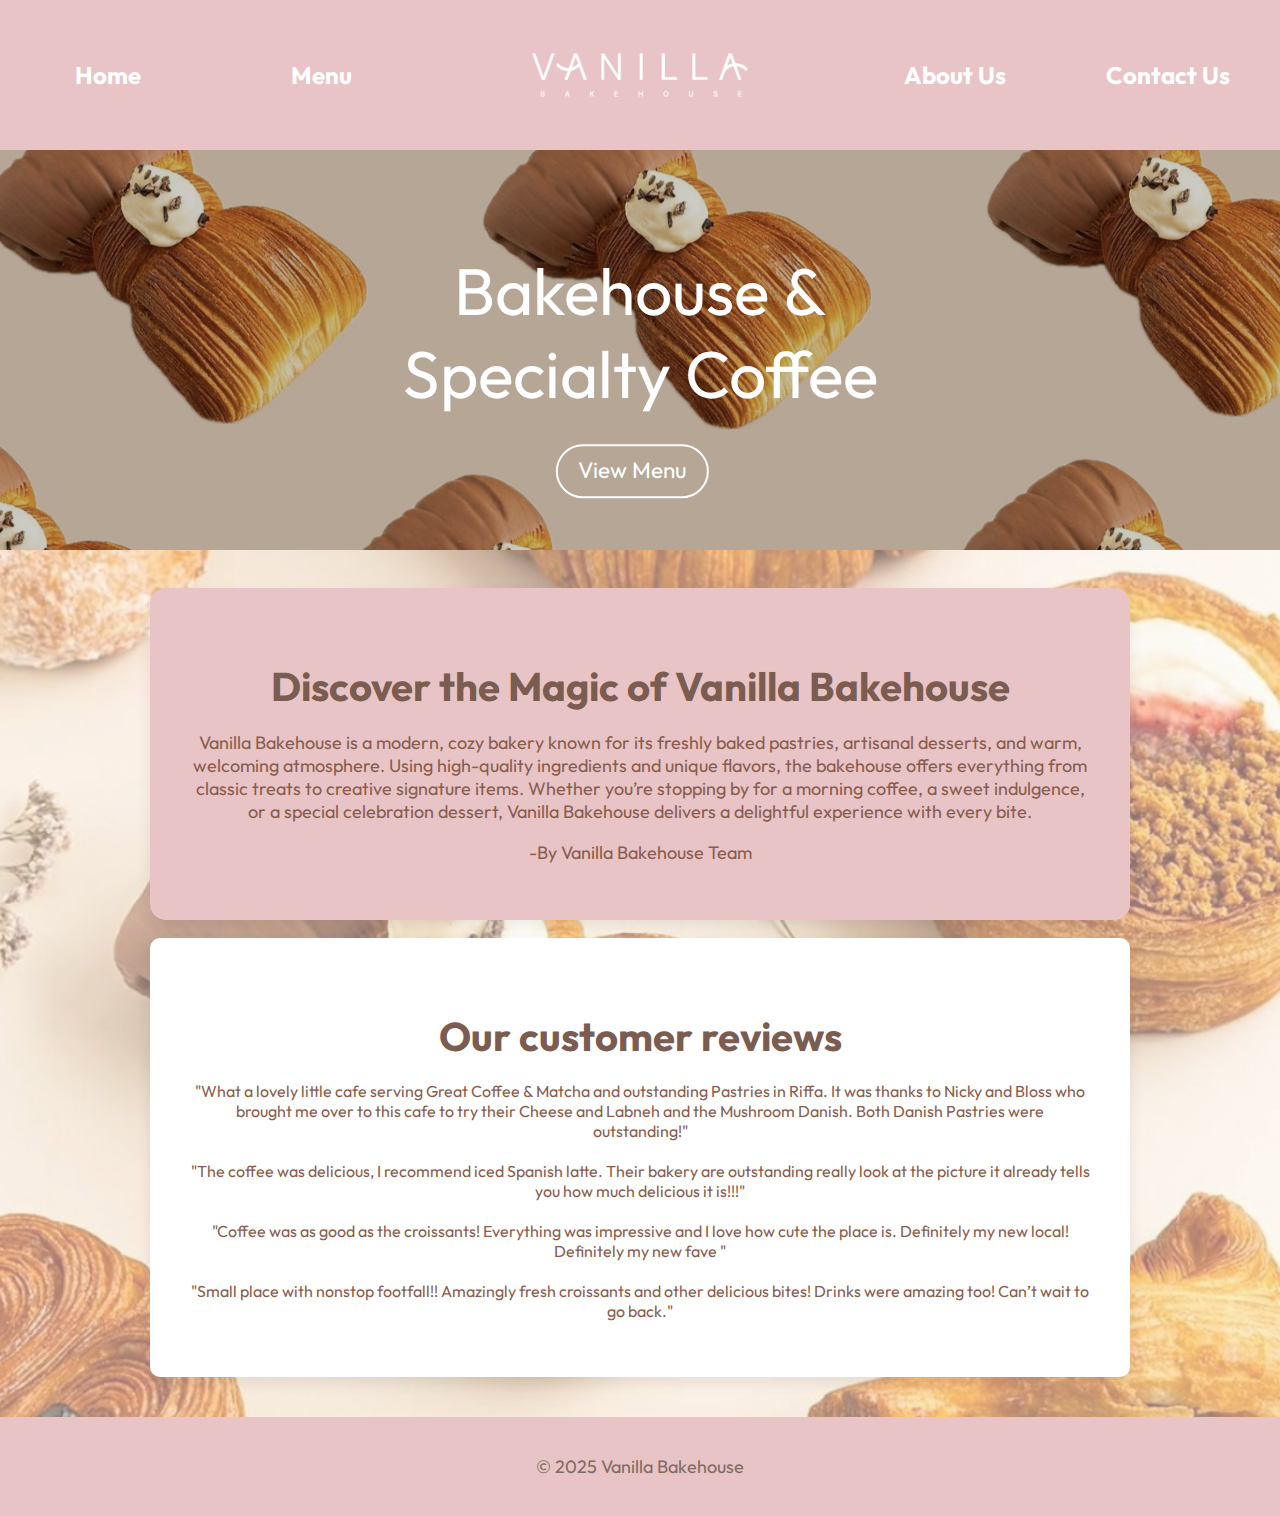
<file: index.html>
<!DOCTYPE html>
<html>
<head>
 <link rel="stylesheet" href="style.css">
 <link rel="preconnect" href="https://fonts.googleapis.com">
<link rel="preconnect" href="https://fonts.gstatic.com" crossorigin>
<link href="https://fonts.googleapis.com/css2?family=Outfit:wght@100..900&family=Righteous&display=swap" rel="stylesheet">
 <!-- <meta name="viewport" content="width=device-width, initial-scale=1.0"> -->

<title>Vanilla Backhouse</title>
</head>
<body class="homepage">
 <nav class="navbar">
    <ul>
      <li><a href="index.html">Home</a></li>
      <li><a href="menu.html">Menu</a></li>
    </ul>
    <img src="logo.png" />
    <ul>
      <li><a href="about.html">About Us</a></li>
      <li><a href="contact.html">Contact Us</a></li>
    </ul>
  </nav>
<div class="main-container">
<img src="bg.png" />
<div class="main-menu">Bakehouse & Specialty Coffee</div>
<div class="button-menu">
  <a href="menu.html">View Menu</a>
</div>
</div>
   <div class="backgroond">
 
  <div class="introduction">
      <h2>Discover the Magic of Vanilla Bakehouse</h2>
      <p>Vanilla Bakehouse is a modern, cozy bakery known for its freshly baked pastries, artisanal desserts, and warm, welcoming atmosphere. Using high-quality ingredients and unique flavors, the bakehouse offers everything from classic treats to creative signature items. Whether you’re stopping by for a morning coffee, a sweet indulgence, or a special celebration dessert, Vanilla Bakehouse delivers a delightful experience with every bite.</p>
      <p>-By Vanilla Bakehouse Team</p>
    </div>
    <br />
    <div class="customerreviews">
       <h2>Our customer reviews</h2>
      
    <p> "What a lovely little cafe serving Great Coffee & Matcha and outstanding Pastries in Riffa.
It was thanks to Nicky and Bloss who brought me over to this cafe to try their Cheese and Labneh and the Mushroom Danish. Both Danish Pastries were outstanding!"
        <br><br>
      "The coffee was delicious, I recommend iced Spanish latte. Their bakery are outstanding really look at the picture it already tells you how much delicious it is!!!"
      <br><br>
      "Coffee was as good as the croissants! Everything was impressive and I love how cute the place is. Definitely my new local! Definitely my new fave "
      <br><br>
      "Small place with nonstop footfall!! Amazingly fresh croissants and other delicious bites! Drinks were amazing too! Can’t wait to go back."
    </p>
  </div>
  </div>
 <footer class="footer">
  <p>© 2025 Vanilla Bakehouse</p>
</footer>
</body>
</html>
</file>
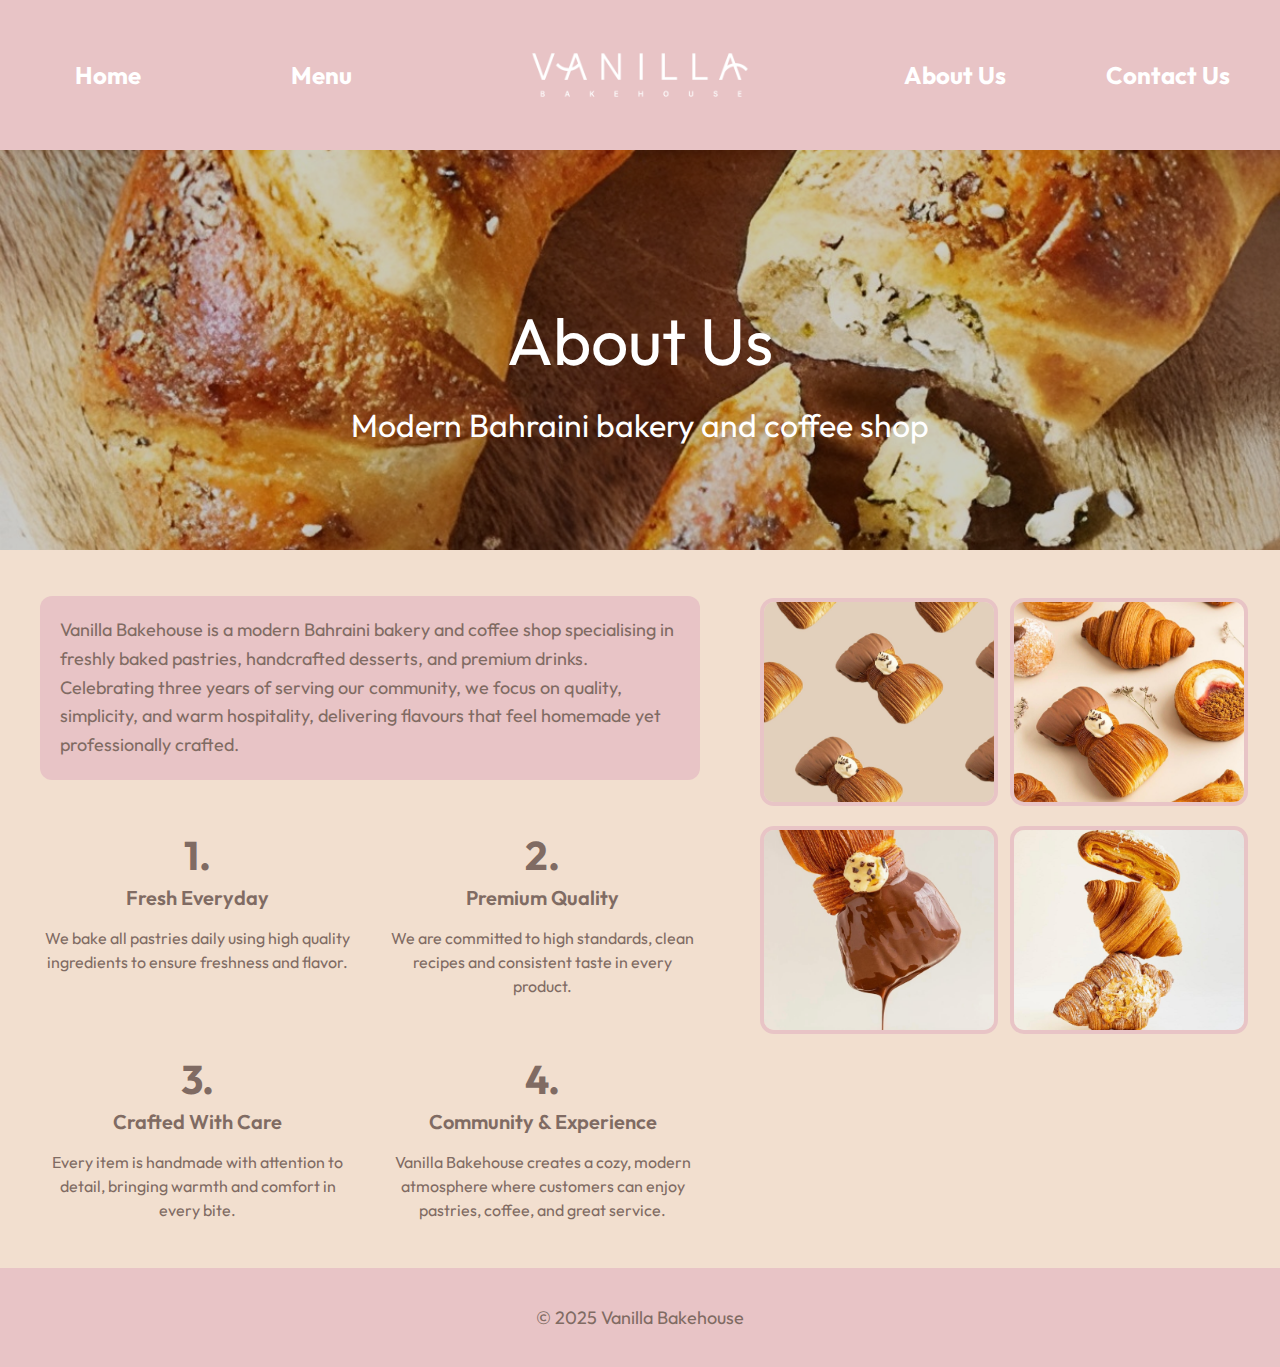
<file: about.html>
<!DOCTYPE html>
<html lang="en">
<head>
  <meta charset="UTF-8">
  <title>Our Story – Three Years of Passion, Quality, and Community</title>
  <link rel="stylesheet" href="style.css">
  <link rel="preconnect" href="https://fonts.googleapis.com">
<link rel="preconnect" href="https://fonts.gstatic.com" crossorigin>
<link href="https://fonts.googleapis.com/css2?family=Outfit:wght@100..900&family=Righteous&display=swap" rel="stylesheet">
</head>
  
<body class="aboutus">
  <nav class="navbar">
    <ul>
      <li><a href="index.html">Home</a></li>
      <li><a href="menu.html">Menu</a></li>
    </ul>
    <img src="logo.png" />
    <ul>
      <li><a href="about.html">About Us</a></li>
      <li><a href="contact.html">Contact Us</a></li>
    </ul>
  </nav>
<div class="main-container">
<img src="bg2.png" />
<div class="main-menu">About Us</div>
<div class="main-menu-tag">Modern Bahraini bakery and coffee shop</div>
  </div>
<section class="about-section">
  <div class="about-left">


    <p class="about-text">
      Vanilla Bakehouse is a modern Bahraini bakery and coffee shop specialising in freshly baked pastries, handcrafted desserts, and premium drinks. Celebrating three years of serving our community, we focus on quality, simplicity, and warm hospitality, delivering flavours that feel homemade yet professionally crafted.
    </p>

    <div class="features">
      <div class="feature">
        <h2>1.</h2>
        <h3>Fresh Everyday</h3>
        <p>We bake all pastries daily using high quality ingredients to ensure freshness and flavor.</p>
      </div>

      <div class="feature">
        <h2>2.</h2>
        <h3>Premium Quality</h3>
        <p>We are committed to high standards, clean recipes and consistent taste in every product.</p>
      </div>

      <div class="feature">
        <h2>3.</h2>
        <h3>Crafted With Care</h3>
        <p>Every item is handmade with attention to detail, bringing warmth and comfort in every bite.</p>
      </div>

      <div class="feature">
        <h2>4.</h2>
        <h3>Community & Experience</h3>
        <p>Vanilla Bakehouse creates a cozy, modern atmosphere where customers can enjoy pastries, coffee, and great service.</p>
      </div>
    </div>
  </div>

  <div class="about-images">
    <img src="image1.jpeg">
    <img src="image2.jpeg">
    <img src="image3.jpeg">
    <img src="image4.jpeg">
  </div>

</section>
  <footer class="footer">
  <p>© 2025 Vanilla Bakehouse</p>
</footer>
      
      <script src="script.js"></script>

</body>
</html>
</file>
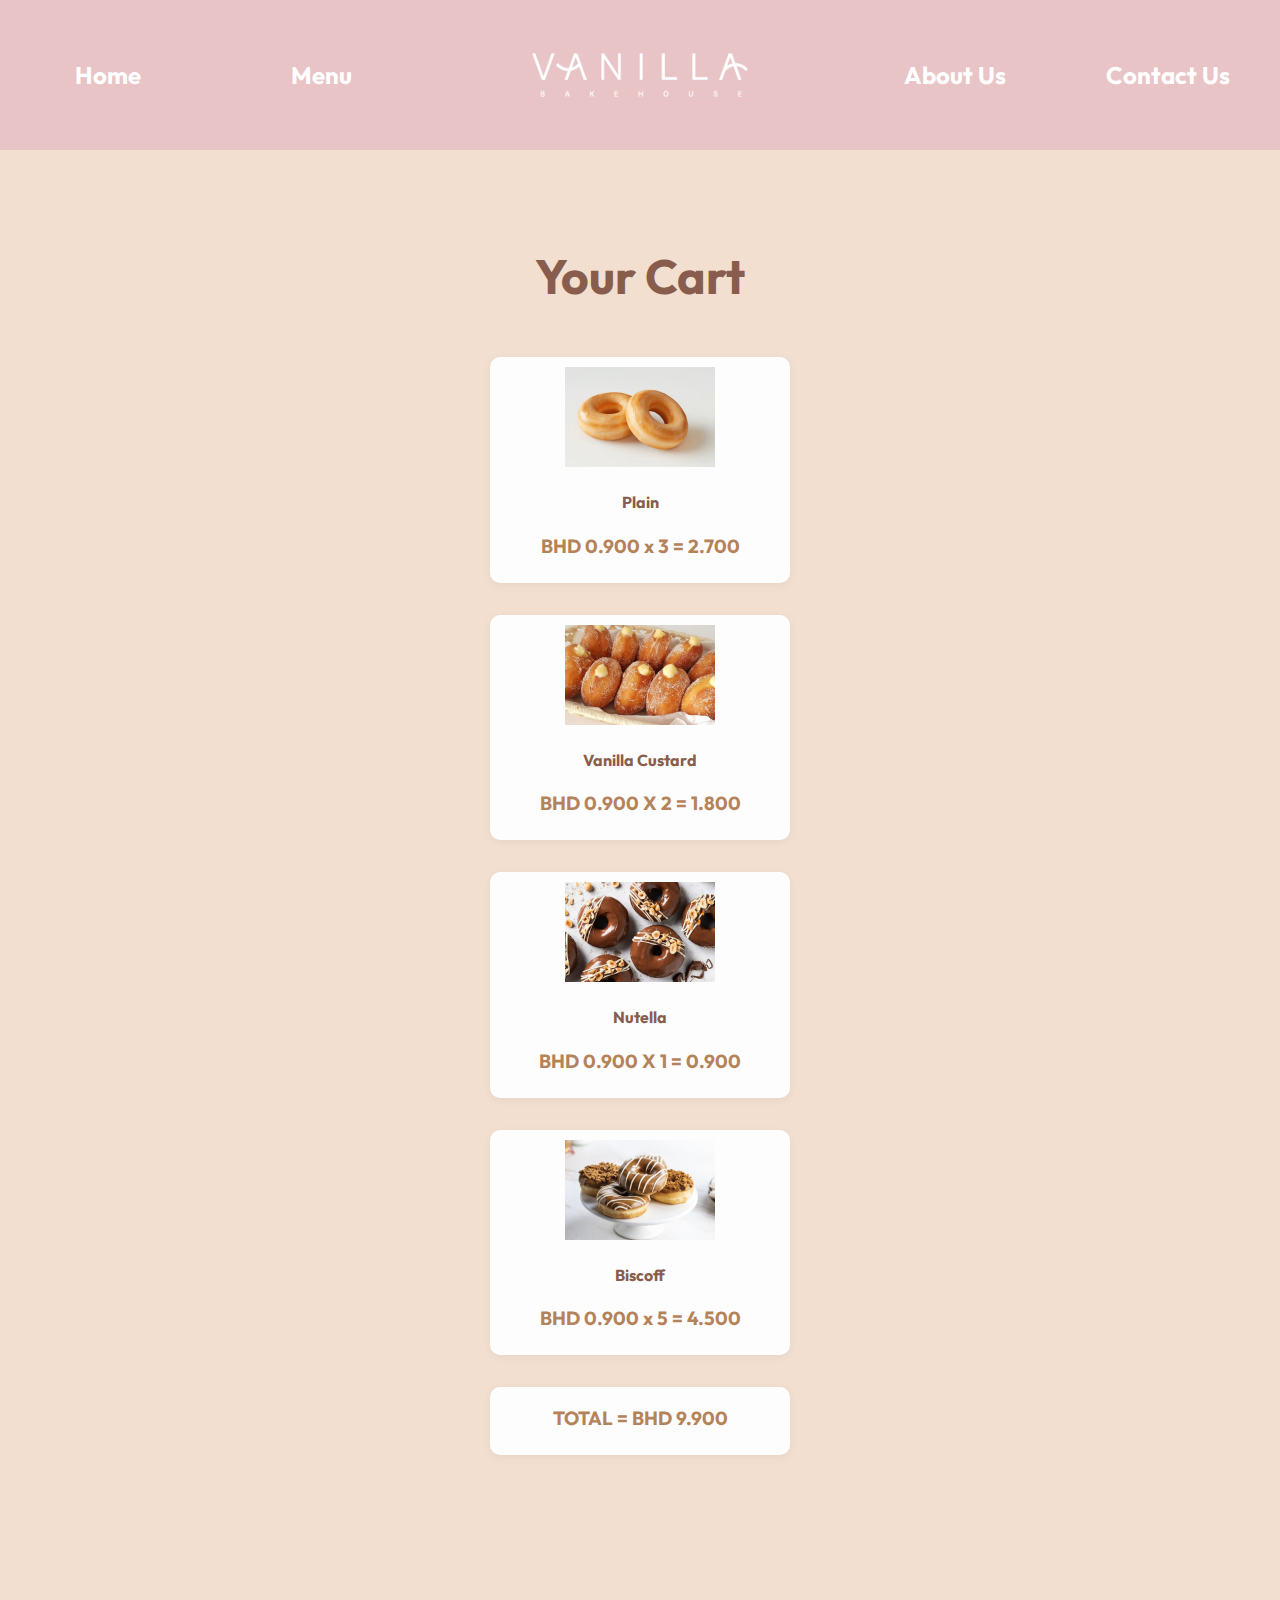
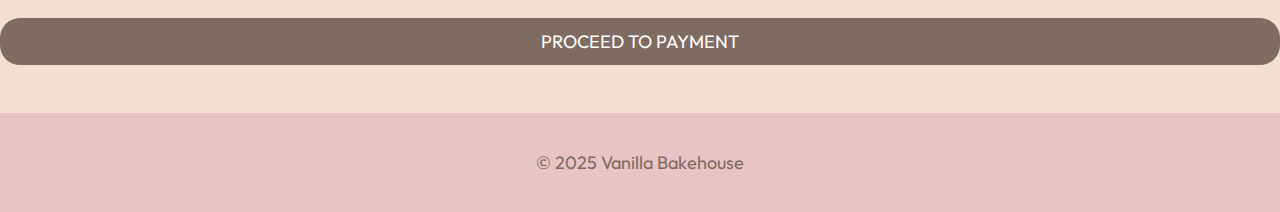
<file: cart.html>
<!DOCTYPE html>
<html>
<head>
  <meta charset="UTF-8">
  <title>Menu</title>
  <link rel="stylesheet" href="style.css">
  <link rel="preconnect" href="https://fonts.googleapis.com">
<link rel="preconnect" href="https://fonts.gstatic.com" crossorigin>
<link href="https://fonts.googleapis.com/css2?family=Outfit:wght@100..900&family=Righteous&display=swap" rel="stylesheet">
</head>

<body id="menu">
<nav class="navbar">
    <ul>
      <li><a href="index.html">Home</a></li>
      <li><a href="menu.html">Menu</a></li>
    </ul>
    <img src="logo.png" />
    <ul>
      <li><a href="about.html">About Us</a></li>
      <li><a href="contact.html">Contact Us</a></li>
    </ul>
  </nav>
<section class="menu-box">
  
  <h1>Your Cart</h1>
  <p>
<section class="cart-grid">
  <div class="itemcart">
    <img src="donut1.png" alt="Product Image">
    
    <h4>Plain</h4>
    <p class="price">BHD 0.900 x 3 = 2.700</p>
  </div>

  <div class="itemcart">
    <img src="donut2.png" alt="Product Image">
    
    <h4>Vanilla Custard</h4>
    <p class="price">BHD 0.900 X 2 = 1.800</p>
  </div>

  <div class="itemcart">
    <img src="donut3.png" alt="Product Image">
    <h4>Nutella</h4>
    <p class="price">BHD 0.900 X 1 = 0.900</p>
  </div>

  <div class="itemcart">
    <img src="donut4.png" alt="Product Image">
    <h4>Biscoff</h4>
    <p class="price">BHD 0.900 x 5 = 4.500</p>
  </div>
  
  <div class="itemcart">
    <p class="price">TOTAL = BHD 9.900</p>
  </div>
  
  </section>
  </p>
</section>
<div class="pay-button">
  <button type="button">PROCEED TO PAYMENT</button>
</div>
  
  <footer class="footer">
  <p>© 2025 Vanilla Bakehouse</p>
</footer>
</body>
</html>
</file>
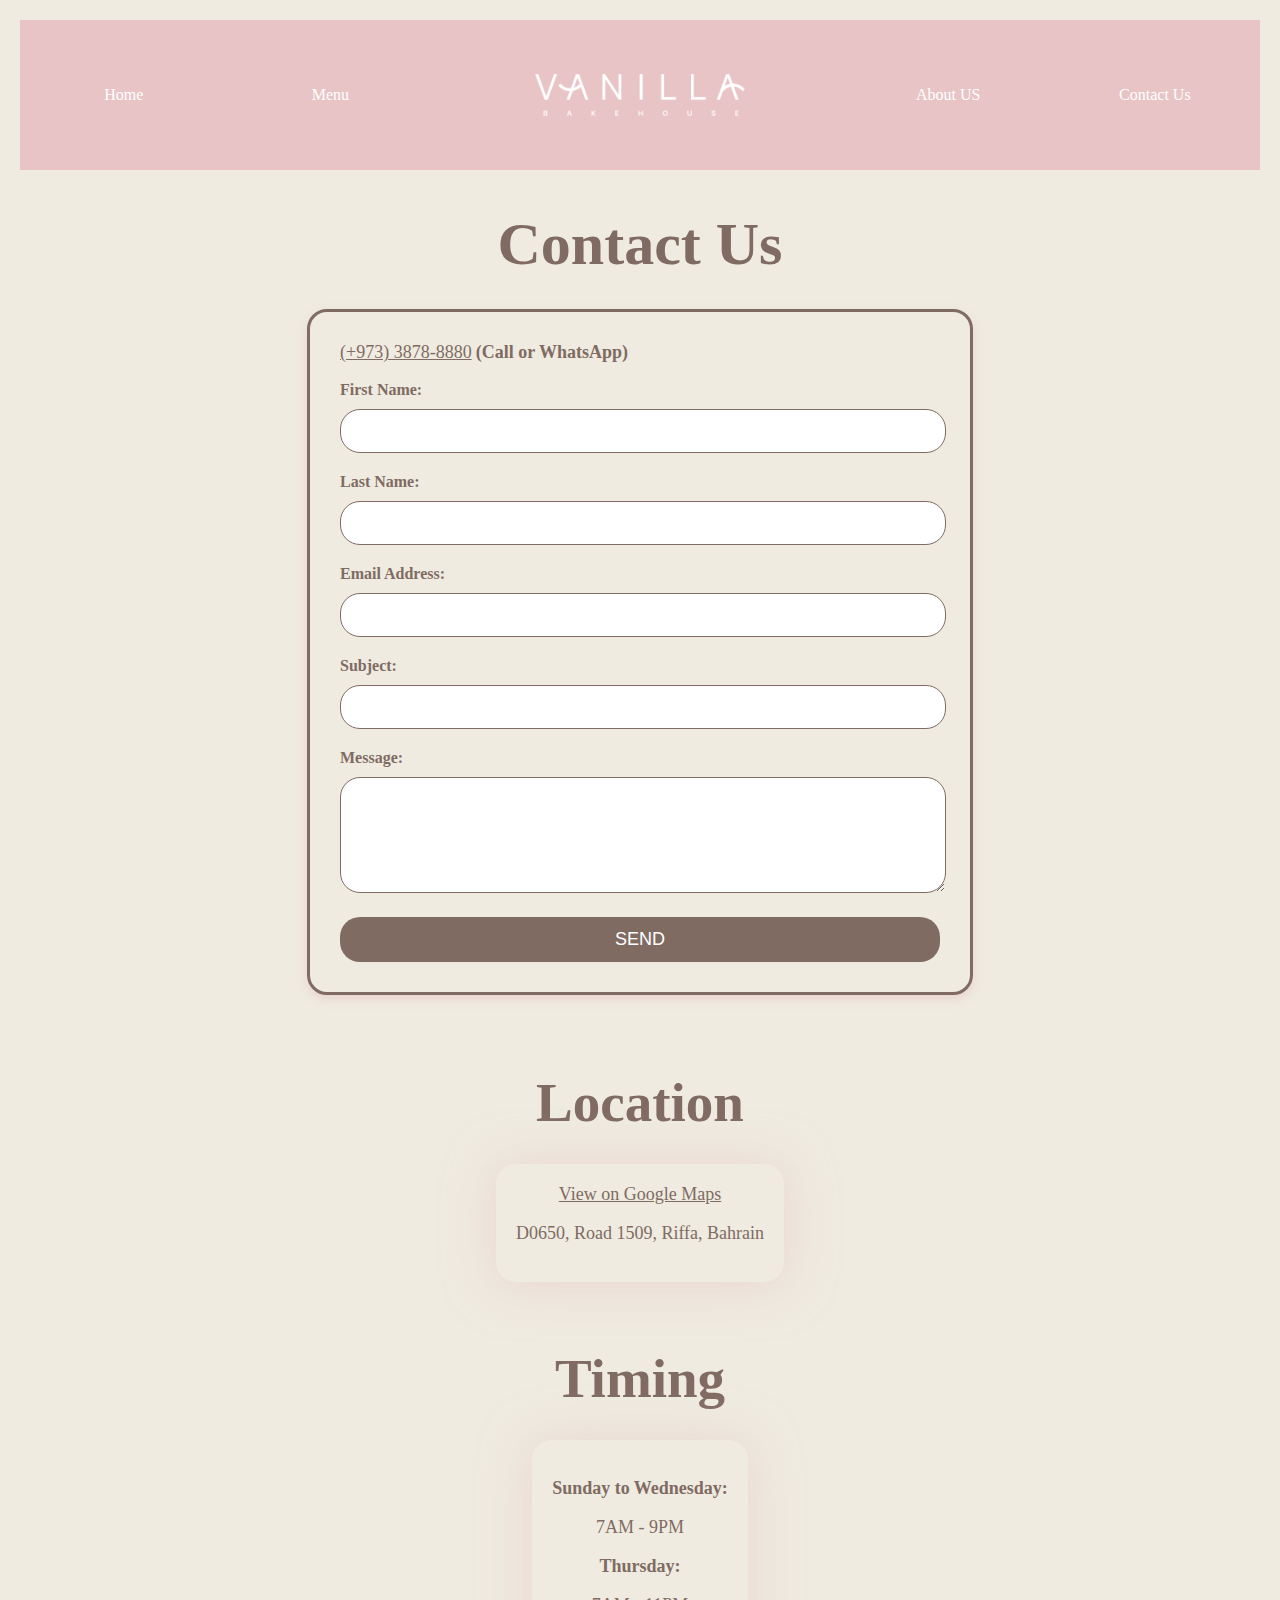
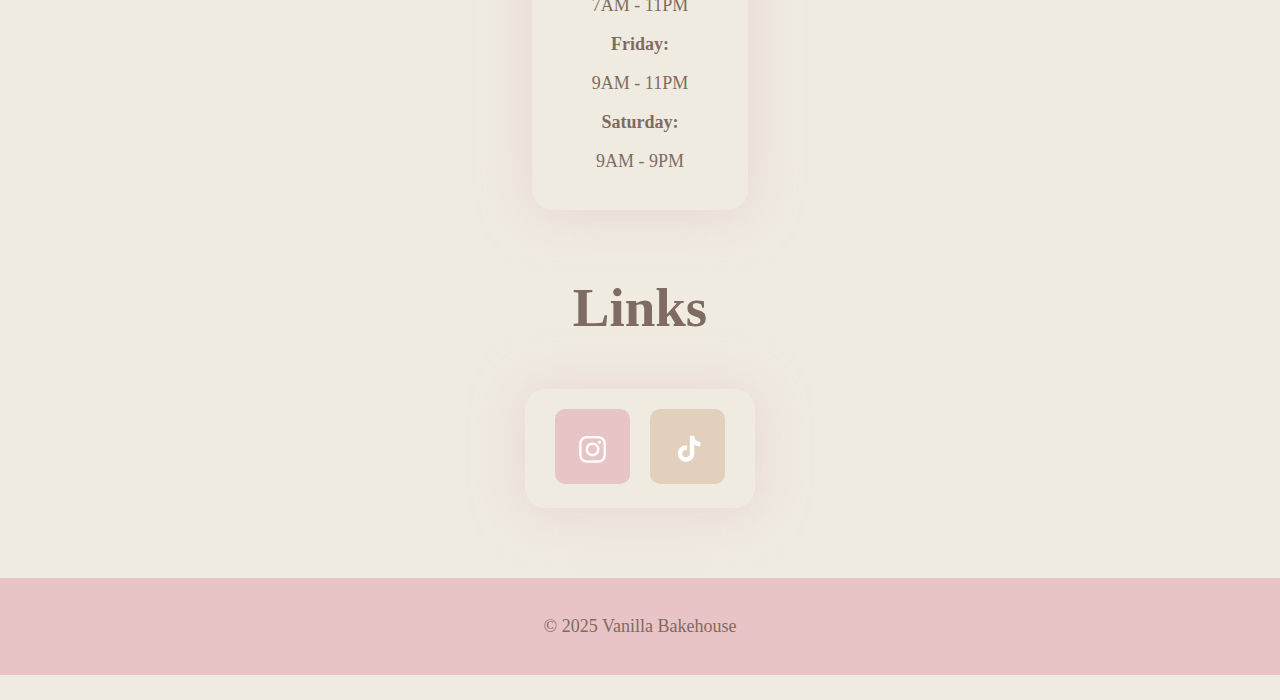
<file: contact.html>
<!DOCTYPE html>
<html lang="en">
  <head>
    <meta charset="UTF-8">
    <meta name="viewport" content="width=device-width, initial-scale=1">
    <title>Contact Us</title>
    <link rel="stylesheet" href="contact.css">
  </head>
  <body>
    <nav class="navbar">
      <ul>
        <li><a href="index.html">Home</a></li>
         <li><a href="menu.html">Menu</a></li>
      </ul>
      <img src="logo.png"/>
      <ul>
         <li><a href="about.html">About US</a></li>
         <li><a href="contact.html">Contact Us</a></li>
      </ul>
    </nav>
    
    <h1>Contact Us</h1>
    <div class="contactform">
      <form id="contactform">
        <form action="submit_form.php" method="post">
          <a class="numberlink" href="tel:+97338788880">(+973) 3878-8880</a>
          <span class="cow">(Call or WhatsApp)</span><br><br>
          <label for="firstName">First Name:</label>
          <input type="text" id-"firstName" name="firstName" required>
            <label for="lastName">Last Name:</label>
          <input type="text" id-"lastName" name="lastName" required>
          <label for="email">Email Address:</label>
          <input type="email" id-"email" name="email" required>
          <label for="subject">Subject:</label>
          <input type="text" id-"subject" name="subject" required>
          <label for="message">Message:</label>
          <textarea id="message" name="message" rows="5" required></textarea>
          
          <button type="submit">SEND</button>
        </form>
      </form>
    </div>
    
    <div class="LocTime">
      <h2>Location</h2>
      <div class="locationbox">
        <a class="locationlink" href="https://maps.app.goo.gl/zX8ZwWGHu9cWSZnRA" target="_blank">View on Google Maps</a>
        <p>D0650, Road 1509, Riffa, Bahrain</p>
      </div>
      
      <h2>Timing</h2>
      <div class="hoursbox">
        <p><strong>Sunday to Wednesday:</strong></p>
        <p>7AM - 9PM</p>
        <p><strong>Thursday:</strong></p>
        <p>7AM - 11PM</p>
        <p><strong>Friday:</strong></p>
        <p>9AM - 11PM</p>
        <p><strong>Saturday:</strong></p>
        <p>9AM - 9PM</p>
      </div>
      
      <h2>Links</h2>
      <div class="linksbox">
        <a href="https://www.instagram.com/vanillabh?igsh=MTdrbHd6cXZrcmd3Ng=="target="_blank" title="Visit us on Instagram">
          <img src="insta.png" alt="Instagram" class="instagram"></a>
        
        <a href="https://www.tiktok.com/@vanillabh?_r=1&_t=ZS-91Pyoonuwq2"target="_blank" title="Visit us on Tiktok">
          <img src="tiktok.png" alt="Tiktok" class="tiktok"></a>
      </div>

       <footer class="footer">
  <p>© 2025 Vanilla Bakehouse</p>
</footer>
      
      <script src="contact.js"></script>
      </body>
    </html>
</file>
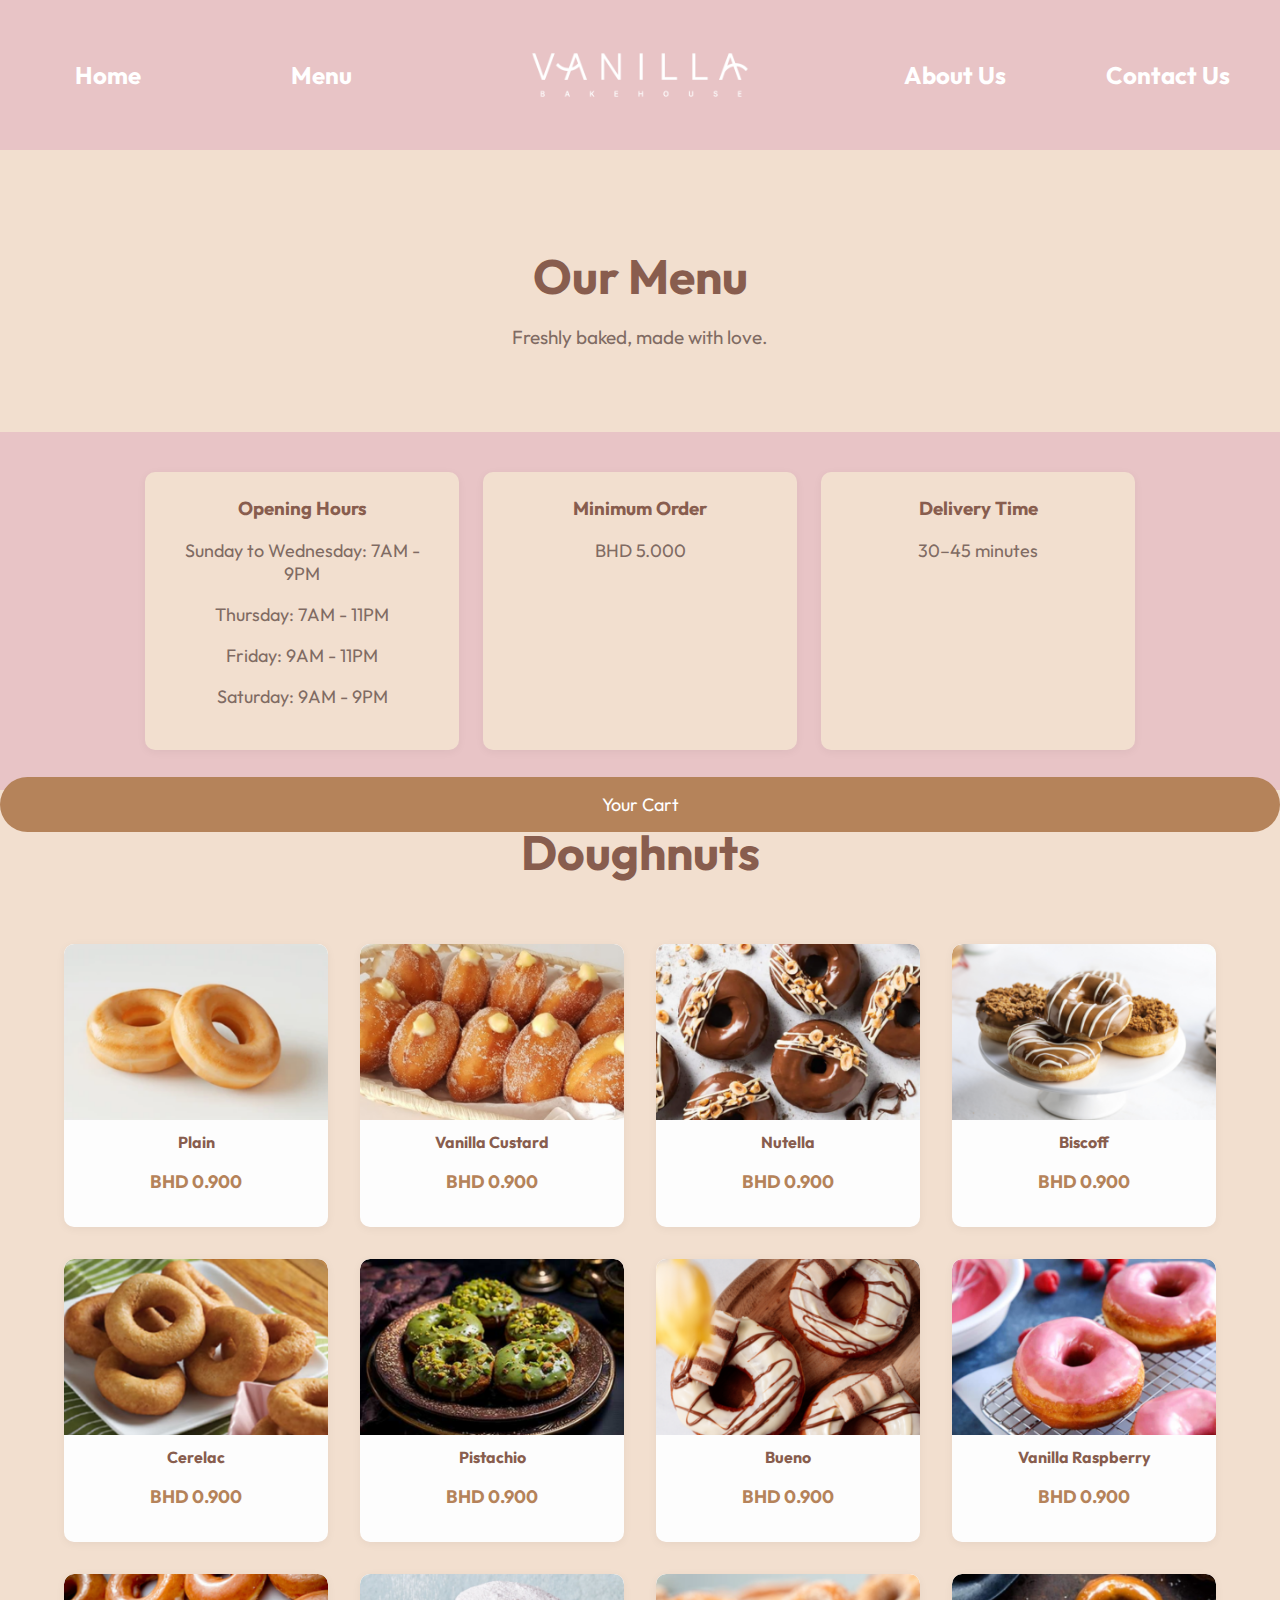
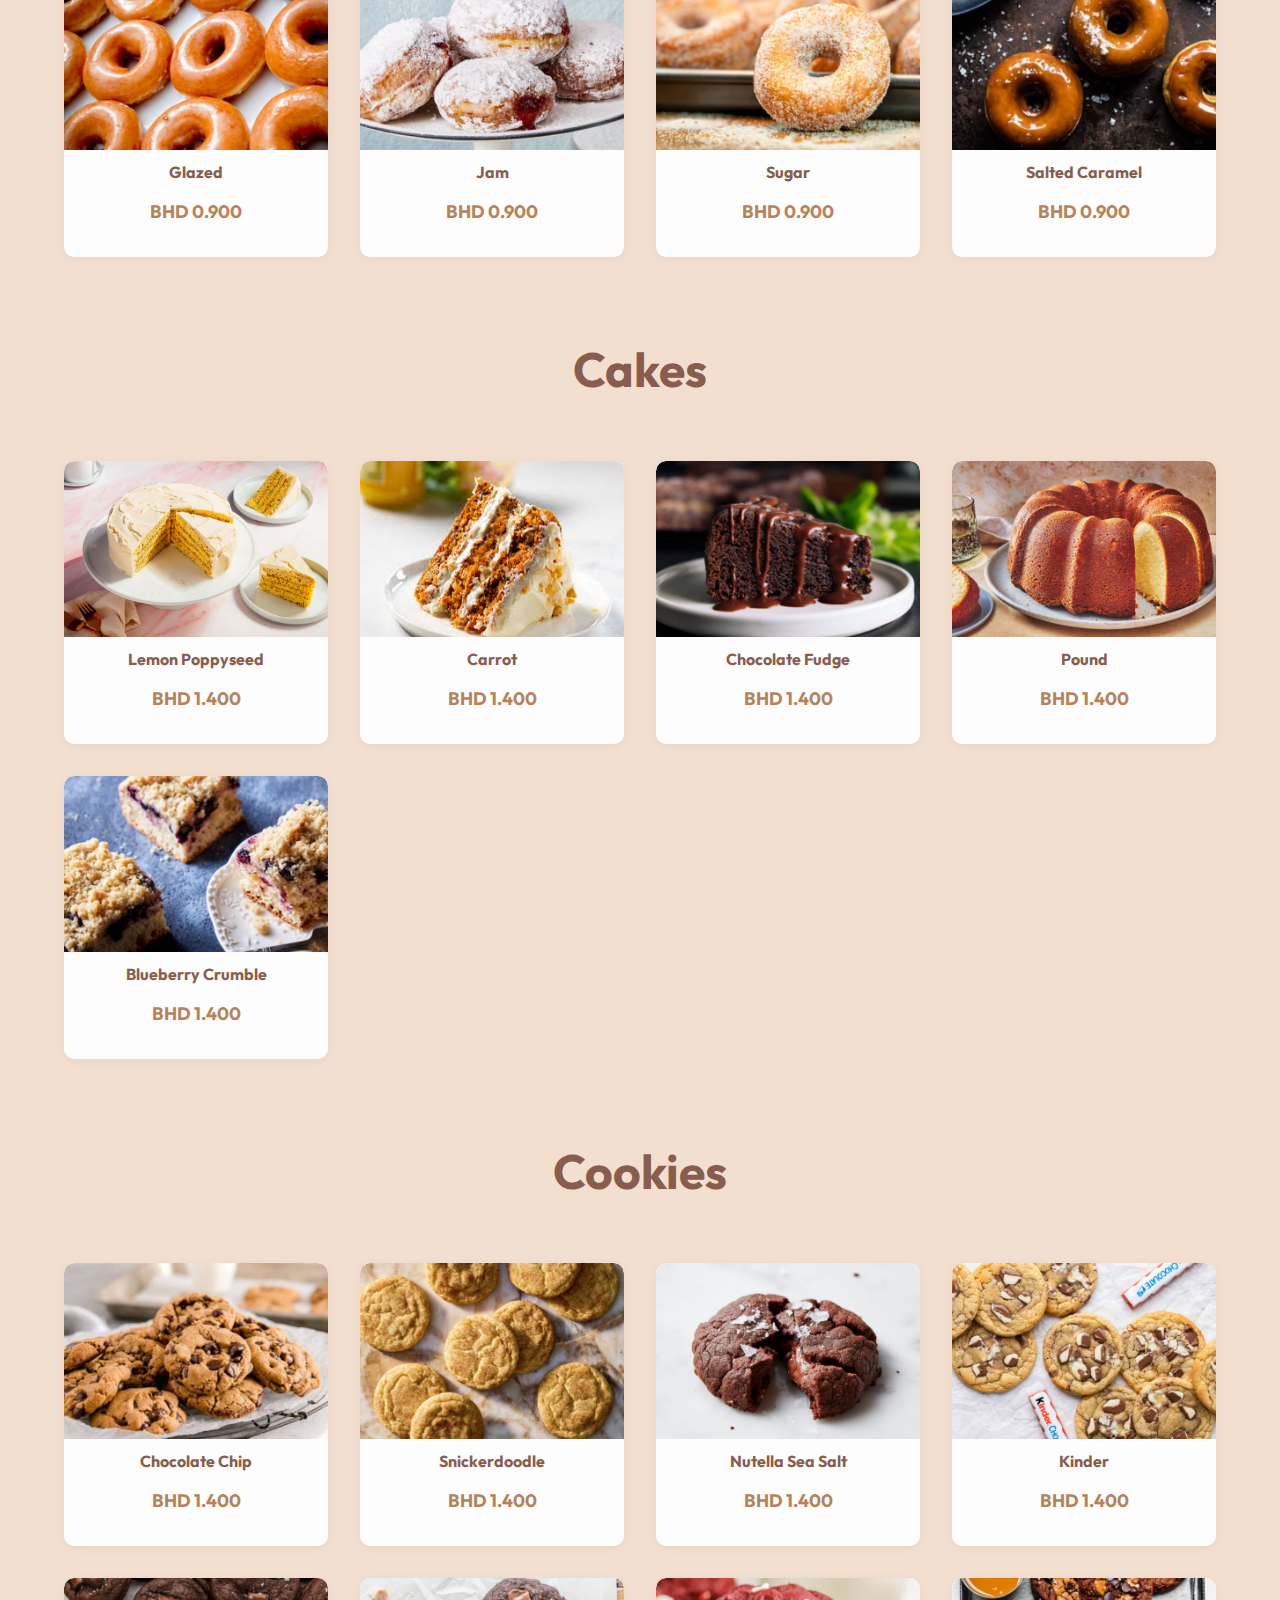
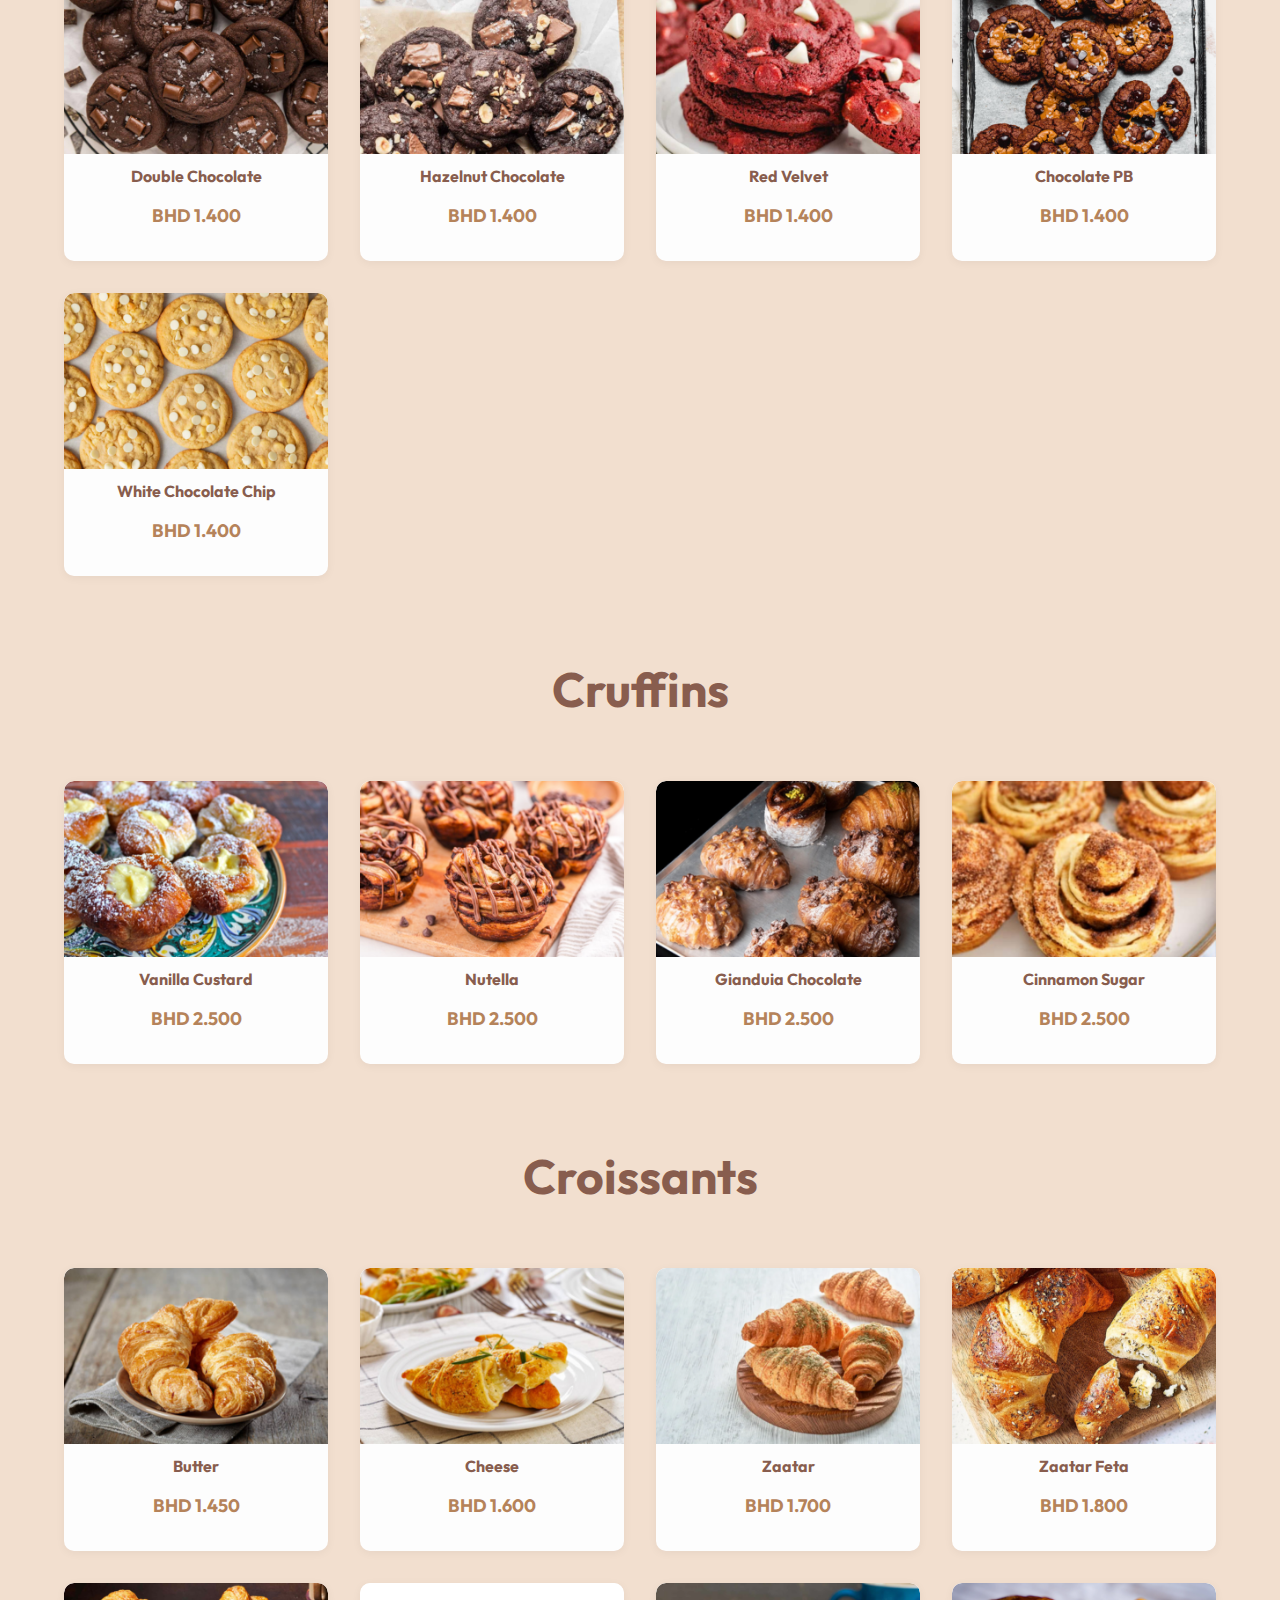
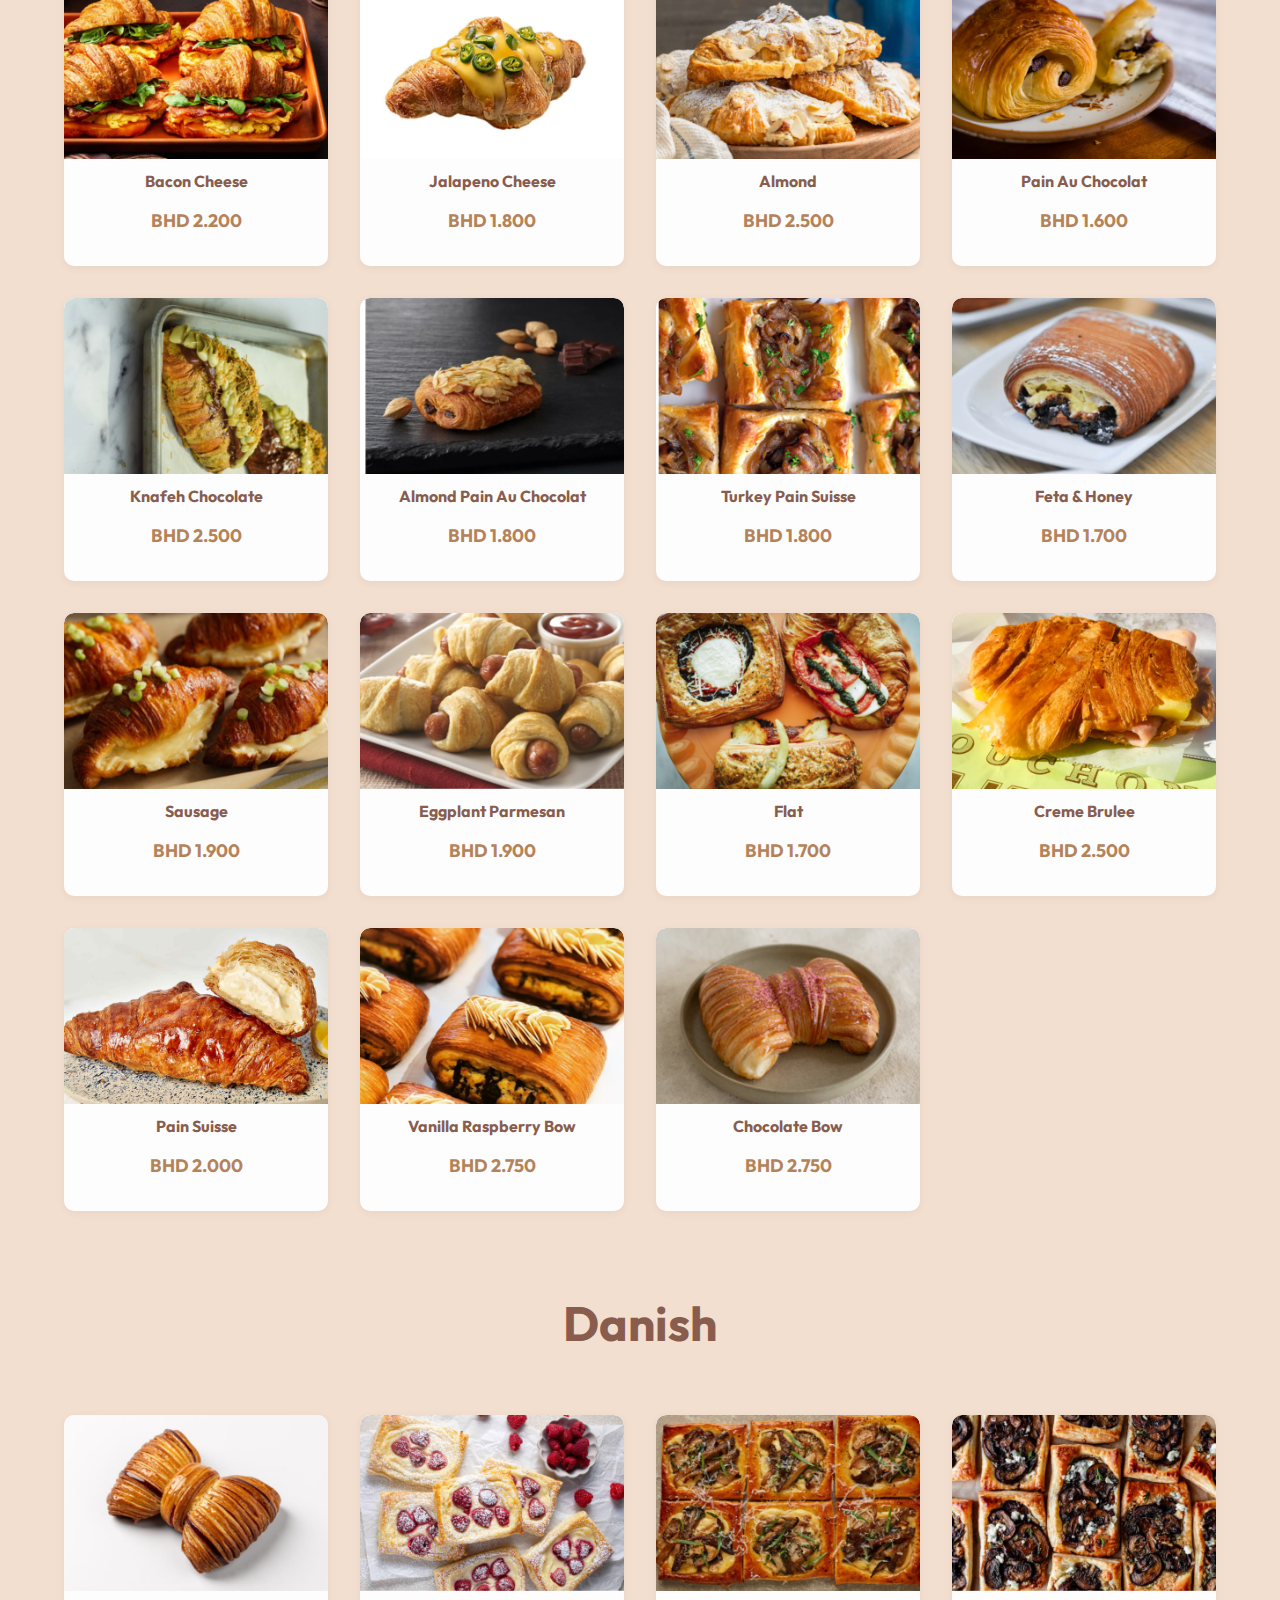
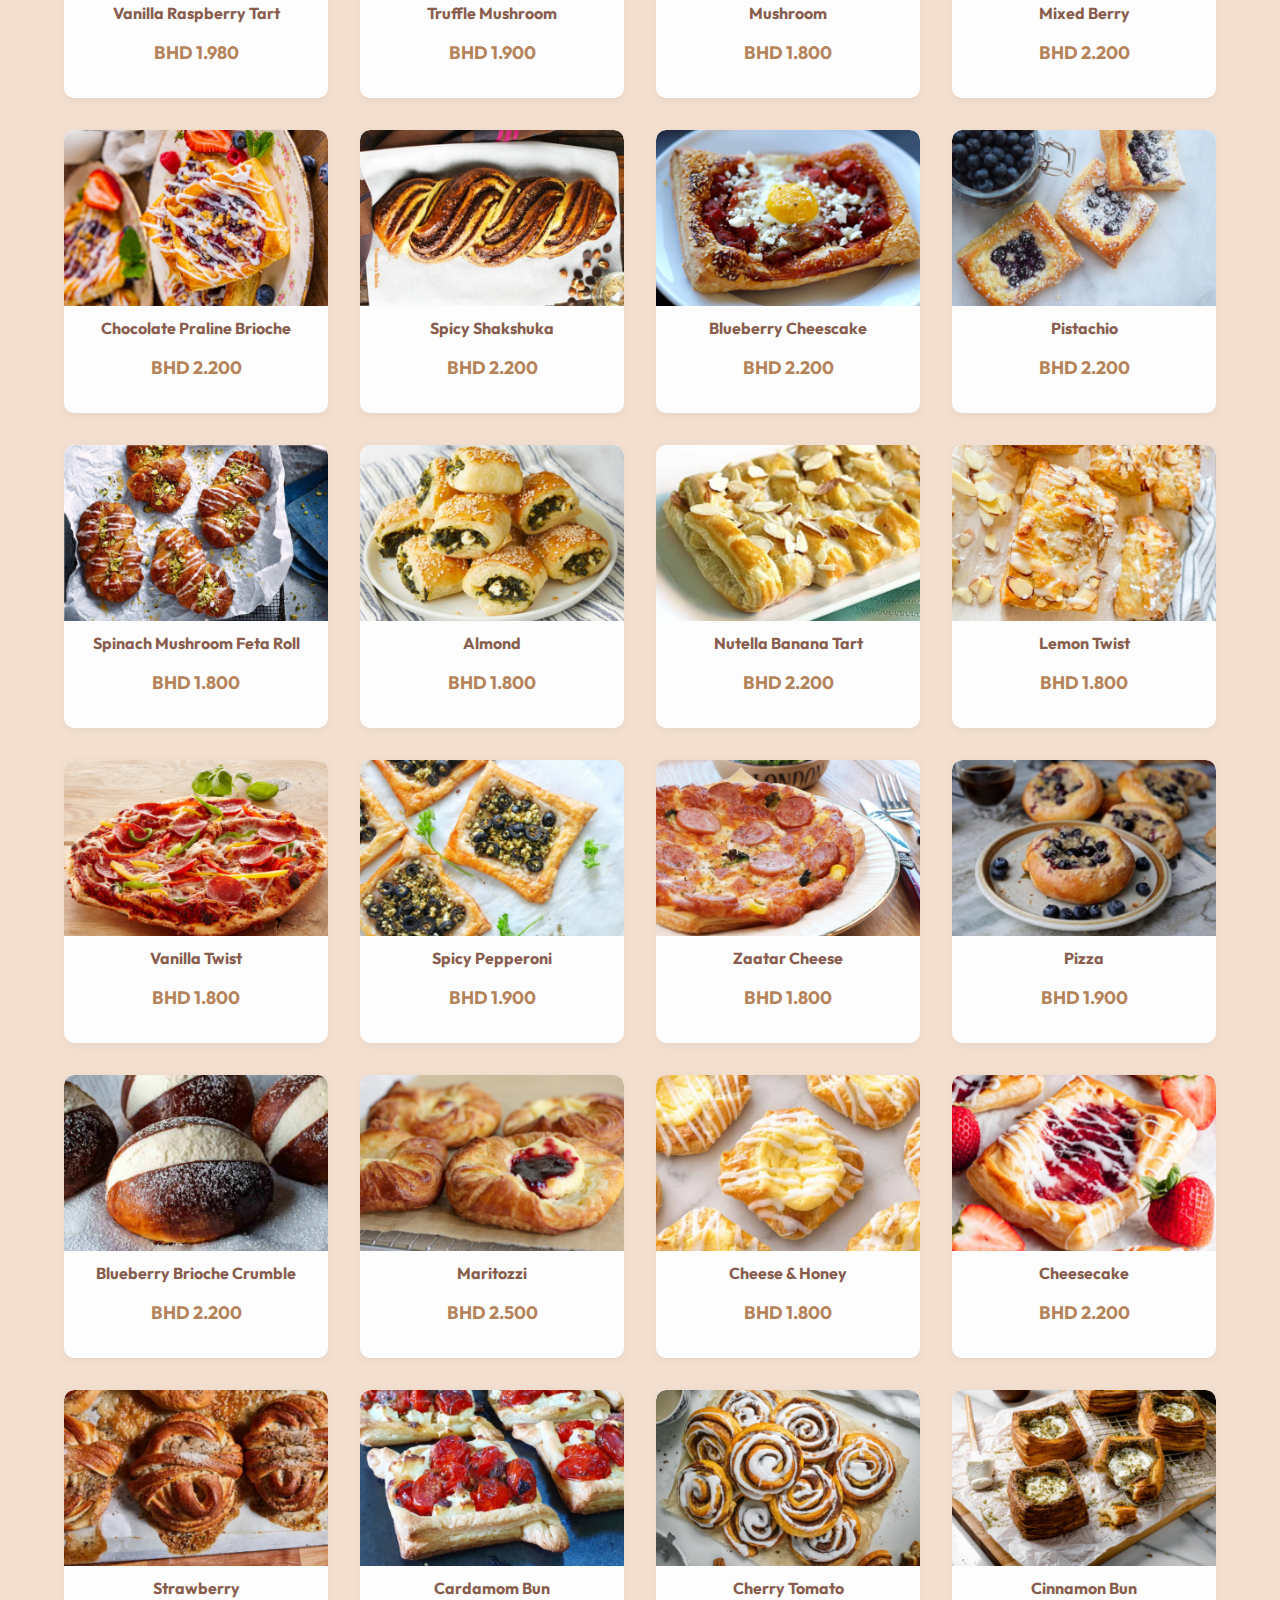
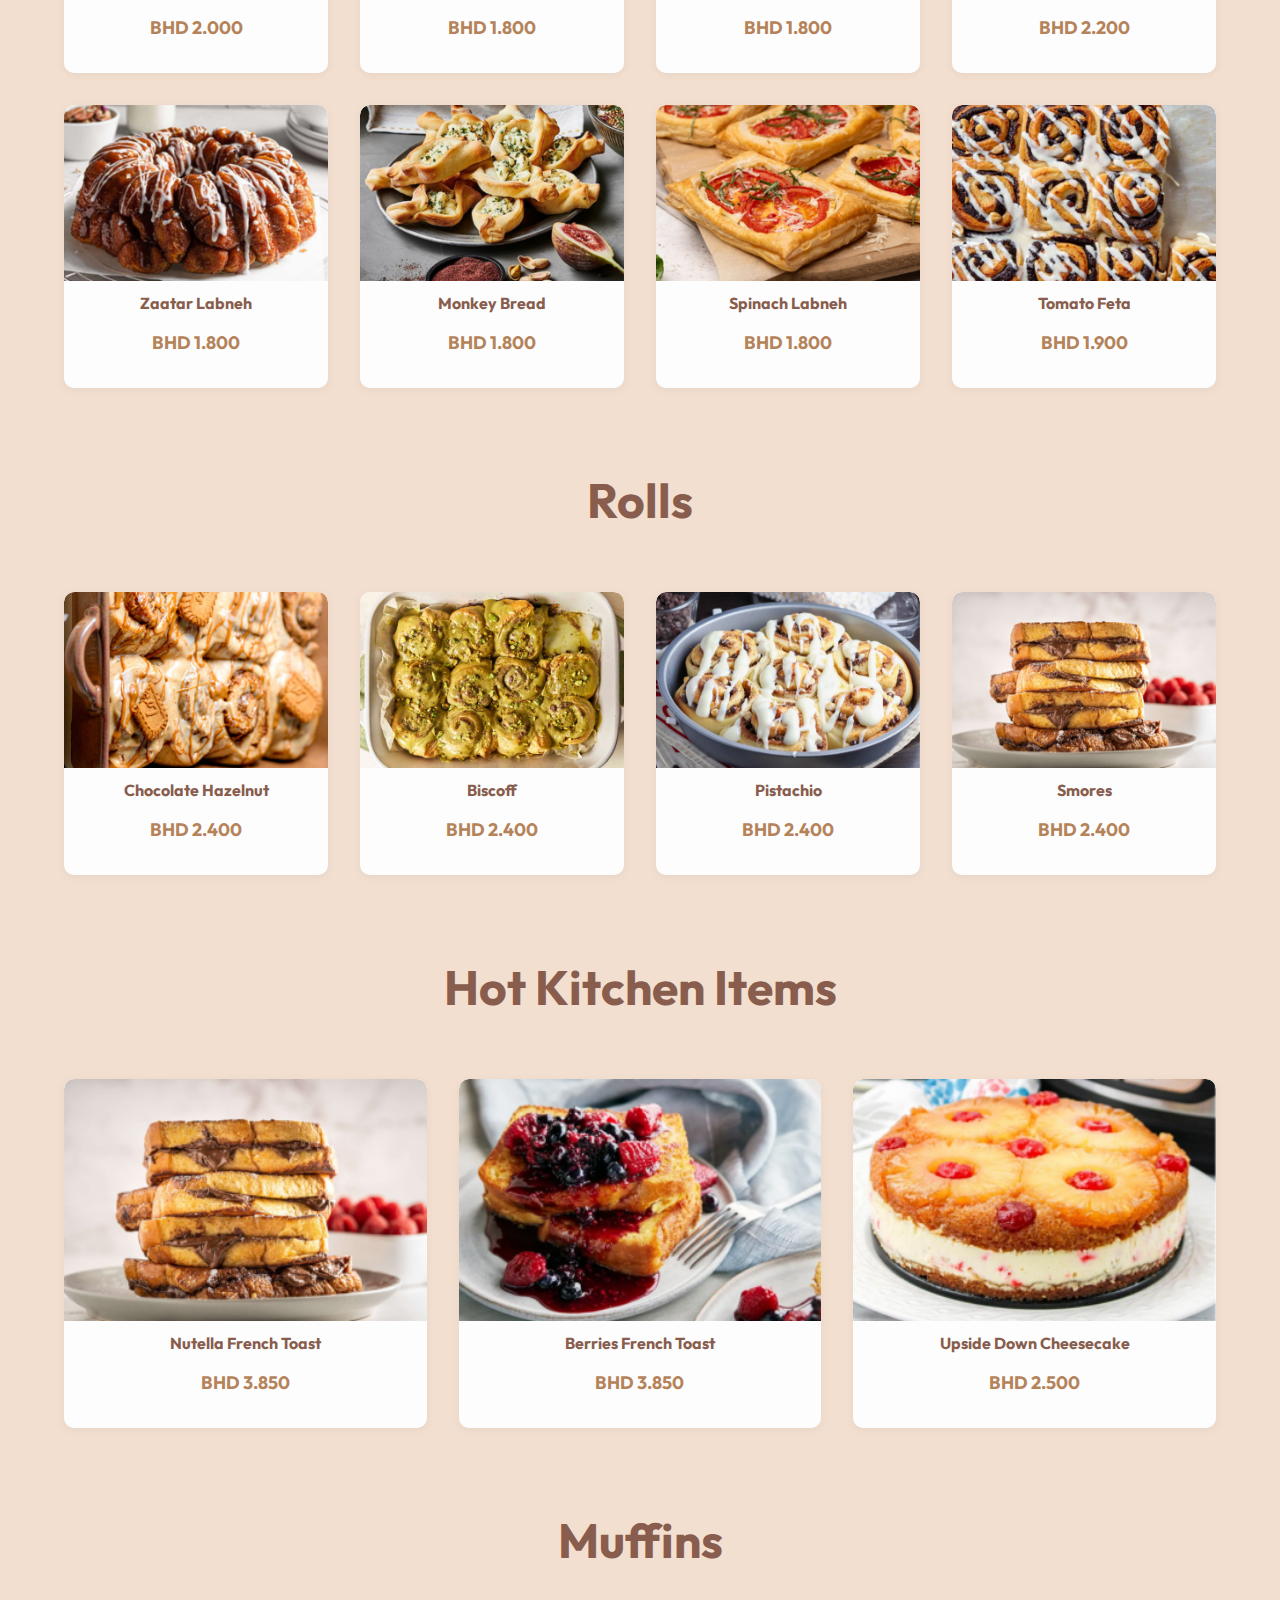
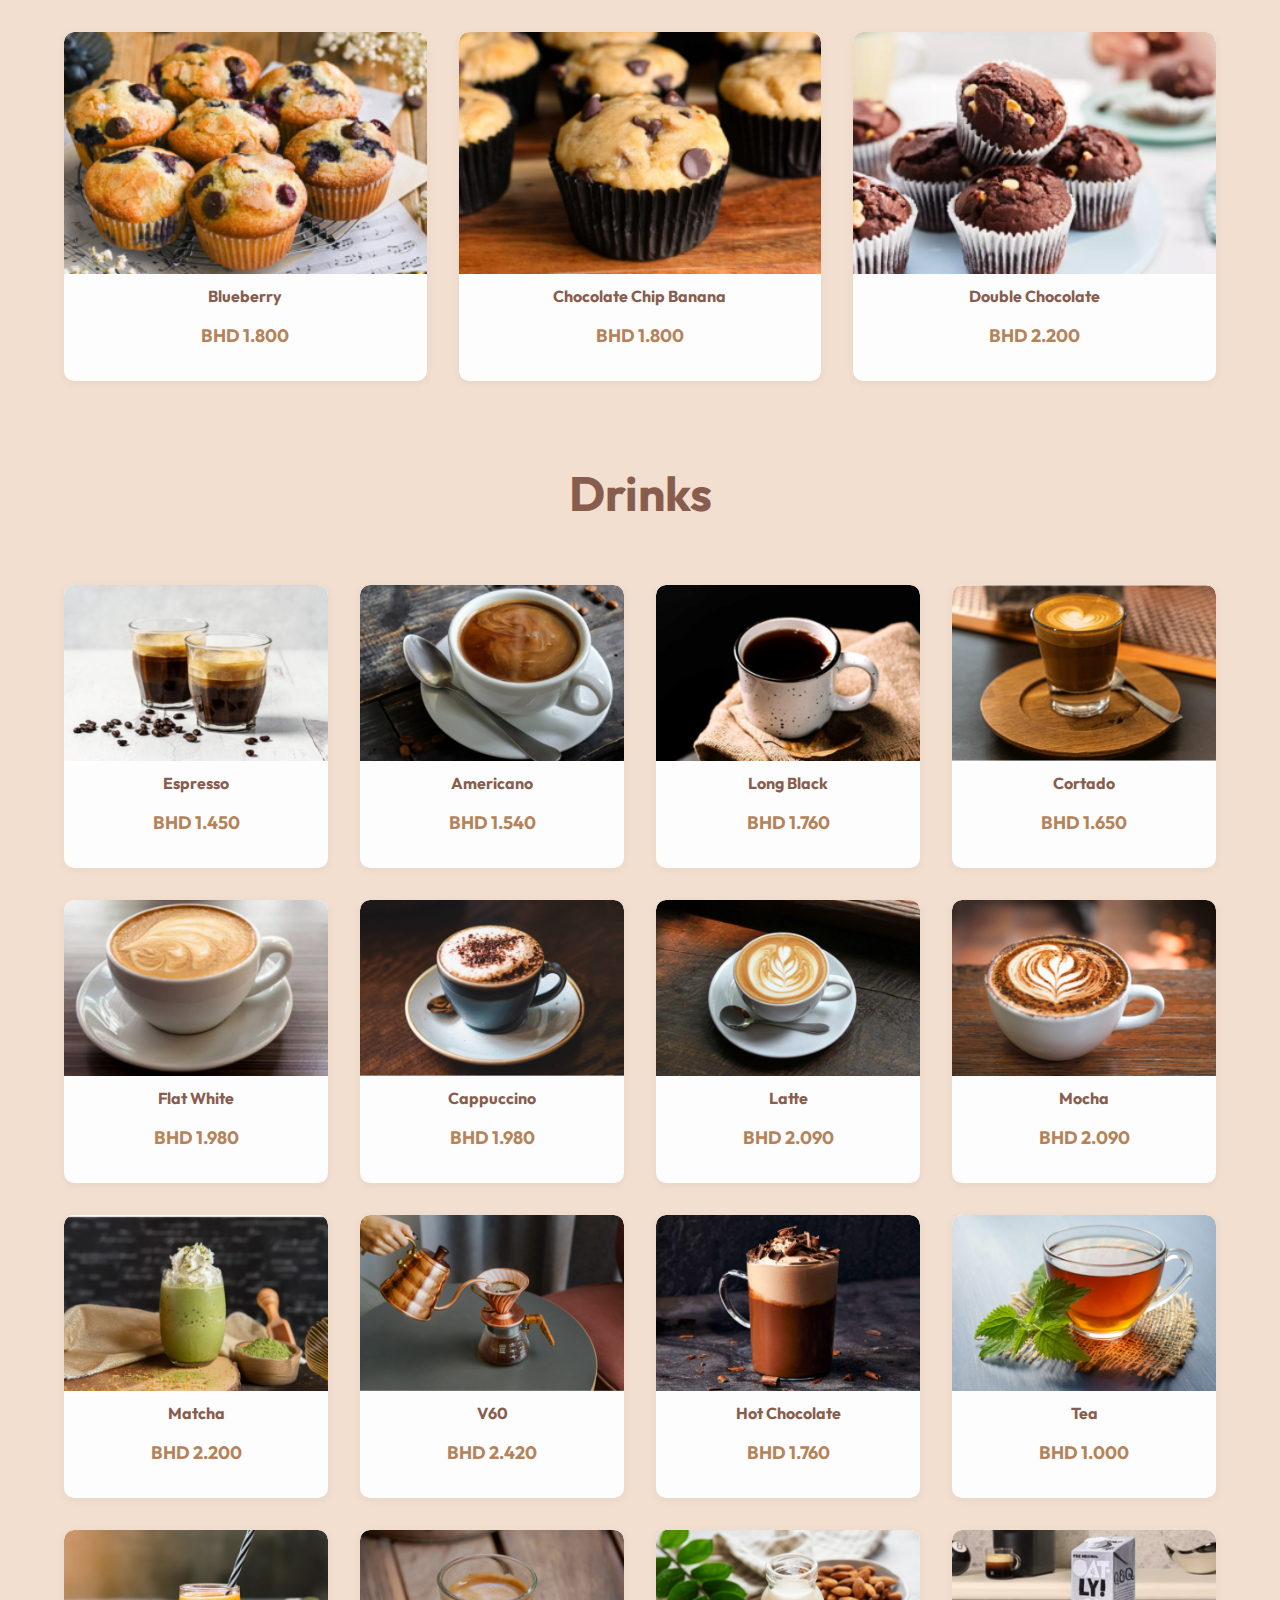
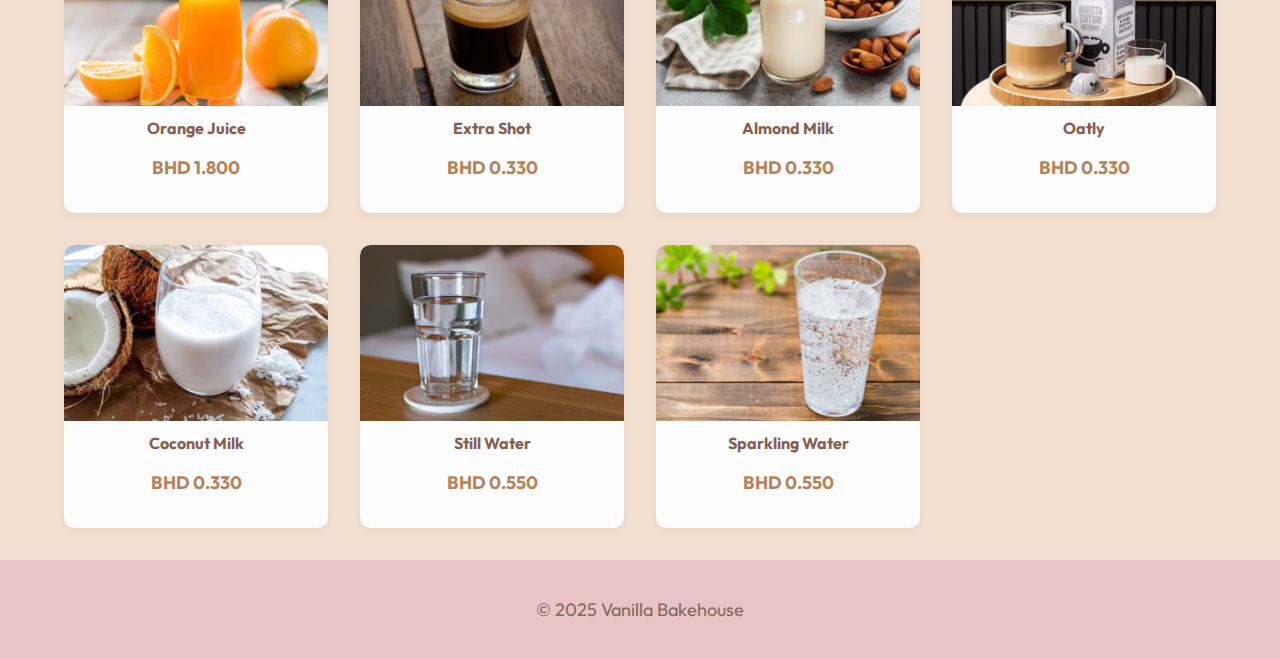
<file: menu.html>
<!DOCTYPE html>
<html>
<head>
  <meta charset="UTF-8">
  <title>Menu</title>
  <link rel="stylesheet" href="style.css">
  <link rel="preconnect" href="https://fonts.googleapis.com">
<link rel="preconnect" href="https://fonts.gstatic.com" crossorigin>
<link href="https://fonts.googleapis.com/css2?family=Outfit:wght@100..900&family=Righteous&display=swap" rel="stylesheet">
</head>

<body id="menu">
<nav class="navbar">
    <ul>
      <li><a href="index.html">Home</a></li>
      <li><a href="menu.html">Menu</a></li>
    </ul>
    <img src="logo.png" />
    <ul>
      <li><a href="about.html">About Us</a></li>
      <li><a href="contact.html">Contact Us</a></li>
    </ul>
  </nav>
<section class="menu-box">
  
  <h1>Our Menu</h1>
  <p>Freshly baked, made with love.</p>
</section>

<section class="info-boxes">
  <div class="info-card">
    <h3>Opening Hours</h3>
    <p>Sunday to Wednesday: 7AM - 9PM</p>
<p>Thursday: 7AM - 11PM</p>
<p>Friday: 9AM - 11PM</p>
<p>Saturday: 9AM - 9PM</p>
  </div>
  <div class="info-card">
    <h3>Minimum Order</h3>
    <p>BHD 5.000</p>
  </div>
  <div class="info-card">
    <h3>Delivery Time</h3>
    <p>30–45 minutes</p>
  </div>
</section>
  
<h1 class="foodhead">Doughnuts</h1>
  
<section class="menu-grid">
  <div class="item">
    <img src="donut1.png" alt="Product Image">
    <div class="overlay">
        <button class="add-to-cart">Add to Cart</button>
    </div>
    <h4>Plain</h4>
    <p class="price">BHD 0.900</p>
  </div>

  <div class="item">
    <img src="donut2.png" alt="Product Image">
    <h4>Vanilla Custard</h4>
    <p class="price">BHD 0.900</p>
  </div>

  <div class="item">
    <img src="donut3.png" alt="Product Image">
    <h4>Nutella</h4>
    <p class="price">BHD 0.900</p>
  </div>

  <div class="item">
    <img src="donut4.png" alt="Product Image">
    <h4>Biscoff</h4>
    <p class="price">BHD 0.900</p>
  </div>
  <div class="item">
    <img src="donut5.png" alt="Product Image">
    <h4>Cerelac</h4>
    <p class="price">BHD 0.900</p>
  </div>

  <div class="item">
    <img src="donut6.png" alt="Product Image">
    <h4>Pistachio</h4>
    <p class="price">BHD 0.900</p>
  </div>

  <div class="item">
    <img src="donut7.png" alt="Product Image">
    <h4>Bueno</h4>
    <p class="price">BHD 0.900</p>
  </div>

  <div class="item">
    <img src="donut8.png" alt="Product Image">
      <h4>Vanilla Raspberry</h4>
    <p class="price">BHD 0.900</p>
  </div>
   <div class="item">
    <img src="donut9.png" alt="Product Image">
    <h4>Glazed</h4>
    <p class="price">BHD 0.900</p>
  </div>

  <div class="item">
    <img src="donut10.png" alt="Product Image">
    <h4>Jam</h4>
    <p class="price">BHD 0.900</p>
  </div>

  <div class="item">
    <img src="donut11.png" alt="Product Image">
    <h4>Sugar</h4>
    <p class="price">BHD 0.900</p>
  </div>

  <div class="item">
    <img src="donut12.png" alt="Product Image">
      <h4>Salted Caramel</h4>
    <p class="price">BHD 0.900</p>
  </div>
  </section>
<br>
<h1 class="foodhead">Cakes</h1>
  <section class="menu-grid">
  <div class="item">
    <img src="cake1.png" alt="Product Image">
    <h4>Lemon Poppyseed</h4>
    <p class="price">BHD 1.400</p>
  </div>

  <div class="item">
    <img src="cake2.png" alt="Product Image">
    <h4>Carrot</h4>
    <p class="price">BHD 1.400</p>
  </div>

  <div class="item">
    <img src="cake3.png" alt="Product Image">
    <h4>Chocolate Fudge</h4>
    <p class="price">BHD 1.400</p>
  </div>

  <div class="item">
    <img src="cake4.png" alt="Product Image">
    <h4>Pound</h4>
    <p class="price">BHD 1.400</p>
  </div>
    <div class="item">
    <img src="cake5.png" alt="Product Image">
    <h4>Blueberry Crumble</h4>
    <p class="price">BHD 1.400</p>
  </div>
  </section>
  <br>
<h1 class="foodhead">Cookies</h1>
  <section class="menu-grid">
  <div class="item">
    <img src="cookie1.png" alt="Product Image">
    <h4>Chocolate Chip</h4>
    <p class="price">BHD 1.400</p>
  </div>

  <div class="item">
    <img src="cookie2.png" alt="Product Image">
    <h4>Snickerdoodle</h4>
    <p class="price">BHD 1.400</p>
  </div>

  <div class="item">
    <img src="cookie3.png" alt="Product Image">
    <h4>Nutella Sea Salt</h4>
    <p class="price">BHD 1.400</p>
  </div>

  <div class="item">
    <img src="cookie4.png" alt="Product Image">
    <h4>Kinder</h4>
    <p class="price">BHD 1.400</p>
  </div>
    <div class="item">
    <img src="cookie5.png" alt="Product Image">
    <h4>Double Chocolate</h4>
    <p class="price">BHD 1.400</p>
  </div>
    <div class="item">
    <img src="cookie6.png" alt="Product Image">
    <h4>Hazelnut Chocolate</h4>
    <p class="price">BHD 1.400</p>
  </div>
    <div class="item">
    <img src="cookie7.png" alt="Product Image">
    <h4>Red Velvet</h4>
    <p class="price">BHD 1.400</p>
  </div>
    <div class="item">
    <img src="cookie8.png" alt="Product Image">
    <h4>Chocolate PB</h4>
    <p class="price">BHD 1.400</p>
  </div>
    <div class="item">
    <img src="cookie9.png" alt="Product Image">
    <h4>White Chocolate Chip</h4>
    <p class="price">BHD 1.400</p>
  </div>
  </section>
     <br>
  <section>
<h1 class="foodhead">Cruffins</h1>
  <section class="menu-grid">
  <div class="item">
    <img src="cruffin1.png" alt="Product Image">
    <h4>Vanilla Custard</h4>
    <p class="price">BHD 2.500</p>
  </div>

  <div class="item">
    <img src="cruffin2.png" alt="Product Image">
    <h4>Nutella</h4>
    <p class="price">BHD 2.500</p>
  </div>

  <div class="item">
    <img src="cruffin3.png" alt="Product Image">
    <h4>Gianduia Chocolate</h4>
    <p class="price">BHD 2.500</p>
  </div>

  <div class="item">
    <img src="cruffin4.png" alt="Product Image">
    <h4>Cinnamon Sugar</h4>
    <p class="price">BHD 2.500</p>
  </div>
  </section>
     <br>
  <section>
<h1 class="foodhead">Croissants</h1>
  <section class="menu-grid">
  <div class="item">
    <img src="croissant1.png" alt="Product Image">
    <h4>Butter</h4>
    <p class="price">BHD 1.450</p>
  </div>

  <div class="item">
    <img src="croissant2.png" alt="Product Image">
    <h4>Cheese</h4>
    <p class="price">BHD 1.600</p>
  </div>

  <div class="item">
    <img src="croissant3.png" alt="Product Image">
    <h4>Zaatar</h4>
    <p class="price">BHD 1.700</p>
  </div>

  <div class="item">
    <img src="croissant35.png" alt="Product Image">
    <h4>Zaatar Feta</h4>
    <p class="price">BHD 1.800</p>
  </div>
    <div class="item">
    <img src="croissant4.png" alt="Product Image">
    <h4>Bacon Cheese</h4>
    <p class="price">BHD 2.200</p>
  </div>
    <div class="item">
    <img src="croissant5.png" alt="Product Image">
    <h4>Jalapeno Cheese</h4>
    <p class="price">BHD 1.800</p>
  </div>
    <div class="item">
    <img src="croissant6.png" alt="Product Image">
    <h4>Almond</h4>
    <p class="price">BHD 2.500</p>
  </div>
    <div class="item">
    <img src="croissant7.png" alt="Product Image">
    <h4>Pain Au Chocolat</h4>
    <p class="price">BHD 1.600</p>
  </div>

  <div class="item">
    <img src="croissant8.png" alt="Product Image">
    <h4>Knafeh Chocolate</h4>
    <p class="price">BHD 2.500</p>
  </div>

  <div class="item">
    <img src="croissant9.png" alt="Product Image">
    <h4>Almond Pain Au Chocolat</h4>
    <p class="price">BHD 1.800</p>
  </div>
    
    <div class="item">
    <img src="croissant115.png" alt="Product Image">
    <h4>Turkey Pain Suisse</h4>
    <p class="price">BHD 1.800</p>
  </div>
    <div class="item">
    <img src="croissant12.png" alt="Product Image">
    <h4>Feta & Honey</h4>
    <p class="price">BHD 1.700</p>
  </div>
     <div class="item">
    <img src="croissant13.png" alt="Product Image">
    <h4>Sausage</h4>
    <p class="price">BHD 1.900</p>
  </div>
    <div class="item">
    <img src="croissant14.png" alt="Product Image">
    <h4>Eggplant Parmesan</h4>
    <p class="price">BHD 1.900</p>
  </div>
    <div class="item">
    <img src="croissant15.png" alt="Product Image">
    <h4>Flat</h4>
    <p class="price">BHD 1.700</p>
  </div>
    <div class="item">
    <img src="croissant16.png" alt="Product Image">
    <h4>Creme Brulee</h4>
    <p class="price">BHD 2.500</p>
  </div>
     <div class="item">
    <img src="croissant17.png" alt="Product Image">
    <h4>Pain Suisse</h4>
    <p class="price">BHD 2.000</p>
  </div>
    <div class="item">
    <img src="croissant18.png" alt="Product Image">
    <h4>Vanilla Raspberry Bow</h4>
    <p class="price">BHD 2.750</p>
  </div>
    <div class="item">
    <img src="croissant19.png" alt="Product Image">
    <h4>Chocolate Bow</h4>
    <p class="price">BHD 2.750</p>
  </div>
  </section>
    <br>
    <section>
<h1 class="foodhead">Danish</h1>
  <section class="menu-grid">
  <div class="item">
    <img src="danish1.png" alt="Product Image">
    <h4>Vanilla Raspberry Tart</h4>
    <p class="price">BHD 1.980</p>
  </div>

  <div class="item">
    <img src="danish2.png" alt="Product Image">
    <h4>Truffle Mushroom</h4>
    <p class="price">BHD 1.900</p>
  </div>

  <div class="item">
    <img src="danish3.png" alt="Product Image">
    <h4>Mushroom</h4>
    <p class="price">BHD 1.800</p>
  </div>

  <div class="item">
    <img src="danish4.png" alt="Product Image">
    <h4>Mixed Berry</h4>
    <p class="price">BHD 2.200</p>
  </div>
    <div class="item">
    <img src="danish5.png" alt="Product Image">
    <h4>Chocolate Praline Brioche</h4>
    <p class="price">BHD 2.200</p>
  </div>
    <div class="item">
    <img src="danish6.png" alt="Product Image">
    <h4>Spicy Shakshuka</h4>
    <p class="price">BHD 2.200</p>
  </div>
    <div class="item">
    <img src="danish7.png" alt="Product Image">
    <h4>Blueberry Cheescake</h4>
    <p class="price">BHD 2.200</p>
  </div>
    <div class="item">
    <img src="danish8.png" alt="Product Image">
    <h4>Pistachio</h4>
    <p class="price">BHD 2.200</p>
  </div>

  <div class="item">
    <img src="danish9.png" alt="Product Image">
    <h4>Spinach Mushroom Feta Roll</h4>
    <p class="price">BHD 1.800</p>
  </div>

  <div class="item">
    <img src="danish10.png" alt="Product Image">
    <h4>Almond</h4>
    <p class="price">BHD 1.800</p>
  </div>

  <div class="item">
    <img src="danish11.png" alt="Product Image">
    <h4>Nutella Banana Tart</h4>
    <p class="price">BHD 2.200</p>
  </div>
    <div class="item">
    <img src="danish12.png" alt="Product Image">
    <h4>Lemon Twist</h4>
    <p class="price">BHD 1.800</p>
  </div>
    <div class="item">
    <img src="danish13.png" alt="Product Image">
    <h4>Vanilla Twist</h4>
    <p class="price">BHD 1.800</p>
  </div>
    <div class="item">
    <img src="danish14.png" alt="Product Image">
    <h4>Spicy Pepperoni</h4>
    <p class="price">BHD 1.900</p>
  </div>
     <div class="item">
    <img src="danish145.png" alt="Product Image">
    <h4>Zaatar Cheese</h4>
    <p class="price">BHD 1.800</p>
  </div>
    <div class="item">
    <img src="danish15.png" alt="Product Image">
    <h4>Pizza</h4>
    <p class="price">BHD 1.900</p>
  </div>
    <div class="item">
    <img src="danish16.png" alt="Product Image">
    <h4>Blueberry Brioche Crumble</h4>
    <p class="price">BHD 2.200</p>
  </div>
    <div class="item">
    <img src="danish17.png" alt="Product Image">
    <h4>Maritozzi</h4>
    <p class="price">BHD 2.500</p>
  </div>
     <div class="item">
    <img src="danish18.png" alt="Product Image">
    <h4>Cheese & Honey</h4>
    <p class="price">BHD 1.800</p>
  </div>
    <div class="item">
    <img src="danish19.png" alt="Product Image">
    <h4>Cheesecake</h4>
    <p class="price">BHD 2.200</p>
  </div>
    <div class="item">
    <img src="danish20.png" alt="Product Image">
    <h4>Strawberry</h4>
    <p class="price">BHD 2.000</p>
  </div>
     <div class="item">
    <img src="danish21.png" alt="Product Image">
    <h4>Cardamom Bun</h4>
    <p class="price">BHD 1.800</p>
  </div>

  <div class="item">
    <img src="danish22.png" alt="Product Image">
    <h4>Cherry Tomato</h4>
    <p class="price">BHD 1.800</p>
  </div>

  <div class="item">
    <img src="danish23.png" alt="Product Image">
    <h4>Cinnamon Bun</h4>
    <p class="price">BHD 2.200</p>
  </div>

  <div class="item">
    <img src="danish24.png" alt="Product Image">
    <h4>Zaatar Labneh</h4>
    <p class="price">BHD 1.800</p>
  </div>
    <div class="item">
    <img src="danish25.png" alt="Product Image">
    <h4>Monkey Bread</h4>
    <p class="price">BHD 1.800</p>
  </div>
    <div class="item">
    <img src="danish26.png" alt="Product Image">
    <h4>Spinach Labneh</h4>
    <p class="price">BHD 1.800</p>
  </div>
    <div class="item">
    <img src="danish27.png" alt="Product Image">
    <h4>Tomato Feta</h4>
    <p class="price">BHD 1.900</p>
  </div>
  </section>
      <br>
      <section>
<h1 class="foodhead">Rolls</h1>
  <section class="menu-grid">
  <div class="item">
    <img src="rolls1.png" alt="Product Image">
    <h4>Chocolate Hazelnut</h4>
    <p class="price">BHD 2.400</p>
  </div>

  <div class="item">
    <img src="rolls2.png" alt="Product Image">
    <h4>Biscoff</h4>
    <p class="price">BHD 2.400</p>
  </div>

  <div class="item">
    <img src="rolls3.png" alt="Product Image">
    <h4>Pistachio</h4>
    <p class="price">BHD 2.400</p>
  </div>

  <div class="item">
    <img src="rolls4.png" alt="Product Image">
    <h4>Smores</h4>
    <p class="price">BHD 2.400</p>
  </div>
  </section>
         <br>
      <section>
<h1 class="foodhead">Hot Kitchen Items</h1>
  <section class="menu-grid">
  <div class="item">
    <img src="hot1.png" alt="Product Image">
    <h4>Nutella French Toast</h4>
    <p class="price">BHD 3.850</p>
  </div>

  <div class="item">
    <img src="hot2.png" alt="Product Image">
    <h4>Berries French Toast</h4>
    <p class="price">BHD 3.850</p>
  </div>

  <div class="item">
    <img src="hot3.png" alt="Product Image">
    <h4>Upside Down Cheesecake</h4>
    <p class="price">BHD 2.500</p>
  </div>
  </section>
     <br>
        <h1 class="foodhead">Muffins</h1>
  <section class="menu-grid">
  <div class="item">
    <img src="muffin1.png" alt="Product Image">
    <h4>Blueberry</h4>
    <p class="price">BHD 1.800</p>
  </div>

  <div class="item">
    <img src="muffin2.png" alt="Product Image">
    <h4>Chocolate Chip Banana</h4>
    <p class="price">BHD 1.800</p>
  </div>

  <div class="item">
    <img src="muffin3.png" alt="Product Image">
    <h4>Double Chocolate</h4>
    <p class="price">BHD 2.200</p>
  </div>
  </section>
     <br>
    <section>
<h1 class="foodhead">Drinks</h1>
  <section class="menu-grid">
  <div class="item">
    <img src="drink1.png" alt="Product Image">
    <h4>Espresso</h4>
    <p class="price">BHD 1.450</p>
  </div>

  <div class="item">
    <img src="drink2.png" alt="Product Image">
    <h4>Americano</h4>
    <p class="price">BHD 1.540</p>
  </div>

  <div class="item">
    <img src="drink3.png" alt="Product Image">
    <h4>Long Black</h4>
    <p class="price">BHD 1.760</p>
  </div>

  <div class="item">
    <img src="drink4.png" alt="Product Image">
    <h4>Cortado</h4>
    <p class="price">BHD 1.650</p>
  </div>
    <div class="item">
    <img src="drink5.png" alt="Product Image">
    <h4>Flat White</h4>
    <p class="price">BHD 1.980</p>
  </div>
    <div class="item">
    <img src="drink6.png" alt="Product Image">
    <h4>Cappuccino</h4>
    <p class="price">BHD 1.980</p>
  </div>
    <div class="item">
    <img src="drink7.png" alt="Product Image">
    <h4>Latte</h4>
    <p class="price">BHD 2.090</p>
  </div>
    <div class="item">
    <img src="drink8.png" alt="Product Image">
    <h4>Mocha</h4>
    <p class="price">BHD 2.090</p>
  </div>

  <div class="item">
    <img src="drink9.png" alt="Product Image">
    <h4>Matcha</h4>
    <p class="price">BHD 2.200</p>
  </div>

  <div class="item">
    <img src="drink10.png" alt="Product Image">
    <h4>V60</h4>
    <p class="price">BHD 2.420</p>
  </div>

  <div class="item">
    <img src="drink11.png" alt="Product Image">
    <h4>Hot Chocolate</h4>
    <p class="price">BHD 1.760</p>
  </div>
    <div class="item">
    <img src="drink12.png" alt="Product Image">
    <h4>Tea</h4>
    <p class="price">BHD 1.000</p>
  </div>
    <div class="item">
    <img src="drink13.png" alt="Product Image">
    <h4>Orange Juice</h4>
    <p class="price">BHD 1.800</p>
  </div>

  <div class="item">
    <img src="drink14.png" alt="Product Image">
    <h4>Extra Shot</h4>
    <p class="price">BHD 0.330</p>
  </div>

  <div class="item">
    <img src="drink15.png" alt="Product Image">
    <h4>Almond Milk</h4>
    <p class="price">BHD 0.330</p>
  </div>

  <div class="item">
    <img src="drink16.png" alt="Product Image">
    <h4>Oatly</h4>
    <p class="price">BHD 0.330</p>
  </div>
    <div class="item">
    <img src="drink17.png" alt="Product Image">
    <h4>Coconut Milk</h4>
    <p class="price">BHD 0.330</p>
  </div>
    <div class="item">
    <img src="drink18.png" alt="Product Image">
    <h4>Still Water</h4>
    <p class="price">BHD 0.550</p>
  </div>
    <div class="item">
    <img src="drink19.png" alt="Product Image">
    <h4>Sparkling Water</h4>
    <p class="price">BHD 0.550</p>
  </div>
  </section>
<div class="cart-button">
  <button>Your Cart</button>
</div>
    </section>
      </section>
      </section>
    </section>
  </section>
  </section>
</body>
  <footer class="footer">
  <p>© 2025 Vanilla Bakehouse</p>
</footer>
</html>
</file>
<file: style.css>
@media (max-width: 768px) {
  .main-container img {
    height: 400px;
  }
  .main-container-home img {
    height: 400px;
  }
}

@media (max-width: 480px) {
  .main-container img {
    height: 250px;
  }
  .main-container-home img {
    height: 250px;
  }
}

@media (max-width: 998px) {
  .about-section {
    flex-direction: column;
  }

  .about-left,
  .about-images {
    width: 100%;
  }

  .about-images img {
    height: 180px;
  }
}

#menu {
  
  margin: 0;
  /* background: #e8c4c6; */
  background: #f2dfcf;
  color: #333;
  

}


.menu-box {
  text-align: center;
  padding: 64px 16px; 
  background: #f2dfcf;
  color: #885d4e;
  font-family:"Outfit";
}

.menu-box h1 {
  font-size: 3em;
  margin-bottom: 8px;
  font-family:"Outfit";
}

.menu-box p {
  font-size: 19px; 
  
}


.info-boxes {
  display: flex;
  justify-content: center;
  gap: 24px;
  margin: 32px auto; 
  margin-top:0px;
  flex-wrap: wrap;
  color: #885d4e;
  font-family:"Outfit";
  background: #e8c4c6;
  padding: 40px;
}

.info-card {
  background: #f2dfcf;
  padding: 24px 32px; 
  border-radius: 10px;
  box-shadow: 0 2px 10px rgba(0,0,0,0.05);
  text-align: center;
  width: 250px;
}

.info-card h3 {
  margin-top: 0;
  font-family:"Outfit";
}


.foodhead {
  display: flex;
  justify-content: center;
  color: #885d4e;
  font-family:"Outfit";
}


.menu-grid {
  display: grid;
  grid-template-columns: repeat(auto-fit, minmax(220px, 1fr));
  gap: 32px; 
  padding: 32px; 
  width: 90%;
  margin: auto;
}
.cart-grid {
  font-family:"Outfit";
  display: grid;
  grid-template-columns: auto;
  gap: 32px; 
  padding: 32px; 
  width: 90%;
  margin: auto;
}

 
.item {
  /* background: #f2dfcf; */
  background: #fdfdfd;
  border-radius: 10px;
  padding-bottom: 16px;
  box-shadow: 0 2px 10px rgba(0,0,0,0.05);
  text-align: center;
  color: #885d4e;
  position: relative;
  overflow: hidden;
}

.item img {
  width: 100%;
  border-radius: 10px 10px 0 0;
  object-fit: cover;
}

.itemcart {
  /* background: #f2dfcf; */
  background: #fdfdfd;
  border-radius: 10px;
  padding-bottom: 6px;
  box-shadow: 0 2px 10px rgba(0,0,0,0.05);
  text-align: center;
  color: #885d4e;
  position: relative;
  overflow: hidden;
  width: 300px;
  margin-left: auto;
  margin-right: auto;
}

.itemcart img {
  padding-top: 10px;
  width: 50%;
  border-radius: 10px 10px 0 0;
  object-fit: cover;
}

.item h4 {
  margin: 8px 0; 
  font-family:"Outfit";
}

.price {
  color: #b5835a;
  font-weight: bold;
  font-family:"Outfit";
}


.overlay {
  position: absolute;
  top: 0;
  left: 0;
  right: 0;
  bottom: 0;
  background: rgba(0,0,0,0.4);
  display: flex;
  justify-content: center;
  align-items: center;
  opacity: 0;
  transition: 0.3s ease;
}

.item:hover .overlay {
  opacity: 1;
}


.add-to-cart {
  padding: 10px 15px;
  background-color: white;
  color: #333;
  border: none;
  cursor: pointer;
  border-radius: 4px;
  font-weight: 600;
  transition: 0.2s;
}

.add-to-cart:hover {
  background-color: #f1e8da;
}


.cart-button {
  text-align: center;
  margin: 48px 0; 
  position: fixed;
  z-index: 999;
  justify-content: center;
  bottom: 20px; 
  left: 0;
  right: 0;
  display: flex; 
}

.cart-button button {
  padding: 16px 32px; 
  border: none;
  font-family:"Outfit";
  background: #b5835a;
  color: white;
  font-size: 18px; 
  border-radius: 30px;
  cursor: pointer;
  transition: 0.3s;
}

.cart-button button:hover {
  background: pink;
}
.pay-button button:hover {
  background: pink;
}
pay-button button {
  padding: 16px 32px; 
  border: none;
  font-family:"Outfit";
  background: #b5835a;
  color: white;
  font-size: 18px; 
  border-radius: 30px;
  cursor: pointer;
  transition: 0.3s;
}
.pay-button {
  text-align: center;
  width: auto;
  margin: 48px 0; 
  z-index: 999;
  justify-content: center;
  bottom: 20px; 
  left: 0;
  right: 0;
  display: flex; 
}
.footer {
  font-family:"Outfit";
  background-color: #E8C4C6;
  color:#806B63;
  text-align: center;
  padding: 20px;
}
/* Ghadeer and ghalya's CSS */

.homepage {
  margin: 0;
 
}


.navbar {
  width: 100%;
  background: #e8c4c6;
  display: flex;
  align-items: center;
  font-family: "Outfit";
  font-optical-sizing: auto;
  font-weight: bold; 
  font-style: normal;
}

.navbar ul {
  display: flex;
  flex: 1;
  list-style-type: none;
  justify-content: space-around;
  padding: 0;
  margin: 0;
}

.navbar ul a {
  color: #fff;
  text-decoration: none;
  font-family: "Outfit";
  font-size:1.5em;
}
.navbar ul a:hover {
  color: brown;
  text-decoration: underline;
  transition: 0.3s
}

.navbar img {
  flex: 1;
  height: 150px;
  width: 650px;
  object-fit: cover;
}


.main-container {
  position: relative;
  font-family:"Outfit";
  font-size:2em;
  border:solid blue 0px;
}

.main-container img {
  margin-bottom:-10px;
  height: 400px;
  width: 100%;
  object-fit: cover;
  filter: brightness(0.8);
}

.main-container-home img {
  margin-bottom:-10px;
  height: 85vh;
  width: 100%;
  object-fit: cover;
  filter: brightness(0.8);
}

.button-menu {
  position: absolute;
  top: 50%;
  margin-top: 125px;
  left: 50%;
  transform: translate(-55%, -55%);
  border: 2px solid #fff;
  border-radius: 40px;
  padding: 0px 20px 10px 20px;
}

.button-menu a {
  color: #fff;
  text-decoration: none;
  font-family:"Outfit";
  font-size: 0.7em;
}

.button-menu:hover {
  background: #e8c4c6;
  border: 2px solid #e8c4c6;
  transform: scale(1.1) translate(-50%, -50%);
  transition:0.3s;
}

.main-menu {
  position: absolute;
  top: 50%;
  left: 50%;
  transform: translate(-50%, -60%);
  color: #fff;
  text-align: center;
  font-size: 66px;
}
.main-menu-tag {
  position: absolute;
  top: 70%;
  left: 50%;
  transform: translate(-50%, -60%);
  color: #fff;
  text-align: center;
  font-size: 1em;
}
.backgroond{
  background-image:url("opaque.png");
  background-size: cover;       
  background-repeat: no-repeat;
  background-position: center;
  padding: 40px;
}
.customerreviews {
  font-family:"Outfit";
  background: #fff;
  padding:40px;
  margin: 0px auto;
  max-width:900px;
  border-radius:10px;
  box-shadow: 0 6px 15px rgba(0,0,0,0.08);
  text-align:center;
}

.customerreviews h2 {
  margin-bottom: 20px;
  color: #7a5c50;
  
}

.customerreviews p {
  font-size: 1em;
  color: #885d4e;
  margin-bottom: 16px;
}



.introduction {
  font-family:"Outfit";
  background-color: #e8c4c6;
  padding: 40px;
  margin: 0px auto;
  max-width: 900px;
  border-radius: 16px;
  box-shadow: 0 6px 15px rgba(0,0,0,0.08);
  text-align: center;
}

.introduction h2 {
  margin-bottom: 20px;
  color: #7a5c50;
  font-family:"Outfit";
}

.introduction p {
  color: #885d4e;
  margin-bottom: 16px;
}
/* mohd's CSS */
:root {
  --pink: #e8c4c6;
  --brown: #806b63;
  --beige: #e2d0bc;
  --cream: #efebe0;
}

.aboutus {
  font-family:"Outfit";
  background: #f2dfcf;
  color: var(--brown);
  margin: 0px;
  padding: 0px;
}

.about-section {
  max-width: 1300px;
  margin: auto;
  padding: 30px 40px;
  display: flex;
  justify-content: space-between;
  align-items: flex-start;
  gap: 60px;
}

.about-left {
  width: 55%;
}

.about-left h1 {
  font-size: 48px;
  margin-bottom: 20px;
  font-weight: 600;
  color: var(--brown);
}

.about-text {
  font-size: 18px;
  line-height: 1.6;
  background: var(--pink);
  padding: 20px;
  border-radius: 12px;
  margin-bottom: 50px;
  color: var(--brown);
}

.features {
  text-align: center;
  display: grid;
  grid-template-columns: repeat(2, 1fr);
  gap: 40px 30px;
}

.feature h2 {
  font-size: 40px;
  margin: 0;
  color: var(--brown);
  font-weight: 700;
  font-family:"Outfit";
}

.feature h3 {
  margin: 5px 0;
  font-size: 20px;
  font-weight: 600;
  font-family:"Outfit";
}

.feature p {
  font-size: 16px;
  line-height: 1.5;
}

.about-images {
  margin-top: 20px;
  width: 40%;
  display: grid;
  grid-template-columns: 1fr 1fr;
  gap: 20px;
}

.about-images img {
  width: 100%;
  height: 200px;
  object-fit: cover;
  border-radius: 14px;
  border: 4px solid var(--pink);
  background: var(--beige);
}


/* maryam's CSS */
.contact-page{
  font-family:"Outfit";
  padding:0px;
  background: #f2dfcf;
  margin:0px;
}

p{
  color: #806b63;
  font-size: 18px;
}

h1{
  color: #885d4e;
  text-align: center;
  margin-bottom: 30px;
  font-size: 3em;
}

h2{
  color: #806b63;
  text-align: center;
  margin-bottom: 30px;
  font-size: 2.5em;
}

.contactform{
  background-color: #efebe0;
  max-width: 600px;
  margin: 40px auto;
  padding: 30px;
  border-radius: 20px;
  box-shadow: 0 4px 10px #e8c4c699;
  border: 3px solid #806b63;
}

label{
  display:block;
  margin-bottom: 10px;
  font-weight: bold;
  color: #806b63;
  font-size: 16px;
}

input, textarea{
  width: calc(100% - 20px);
  padding: 12px;
  margin-bottom: 20px;
  border: 1px solid #806b63;
  border-radius: 20px;
  font-size: 16px;
}

input:focus, textarea:focus{
  border-color: #e8c4c6;
  outline: none;
  box-shadow: 0 0 5px #e8c4c699;
}

button{
  background-color: #806b63;
  color: white;
  border: none;
  padding: 12px;
  cursor: pointer;
  border-radius: 20px;
  font-size: 18px;
  font-family:"Outfit";
  width: 100%;
}

button:hover{
  background-color: #e8c4c6;
  transition:0.3s;
}

.LocTime{
  display: flex;
  flex-direction: column;
  align-items: center;
  margin-top: 30px;
}

.locationbox, .hoursbox, .linksbox{
  background-color: #efebe0;
  border-radius: 20px;
  padding: 20px;
  margin-bottom: 20px;
  box-shadow: 0 2px 50px #e8c4c699;
  text-align: center;
  min-width: 600px;
  border: 3px solid #806b63;
}

.locationlink{
  color: #806b63;
  text-decoration: underline;
  font-size: 18px;
}

.locationlink:hover{
  font-size: larger;
  color: brown;
  transition:0.3s;
}

.numberlink{
  color: #806b63;
  text-decoration: underline;
  font-size: 18px;
}

.numberlink:hover{
  font-size: larger;
  transition:0.3s ease;
  color:brown;
}

.cow{
  color: #806b63;
  font-weight: bold;
  font-size: 18px;
}

.linksbox{
  display: flex;
  justify-content: center;
  margin-top: 20px;
}

.linksbox a{
  margin: 0 10px;
}

.linksbox img{
  width: 75px;
  height: auto;
  border-radius: 10px;
  transition: transform 0.2s;
}

.linksbox:hover{
  transform: scale(1.1);
  transition:0.3s;
}
</file>
<file: contact.css>
body{
  font-family: tahoma;
  background-color: #efebe0;
  margin: 0;
  padding: 20px;
}

p{
  color: #806b63;
  font-size: 18px;
}

.navbar{
  width: 100%;
  background: #e8c4c6;
  display: flex;
  align-items: center;
}

.navbar ul{
  display: flex;
  flex: 1;
  list-style-type: none;
  justify-content: space-around;
  padding: 0;
  margin: 0;
}

.navbar ul a{
  color: #fff;
  text-decoration: none;
}

.navbar img{
  flex: 1;
  height: 150px;
  width: 650px;
  object-fit: cover;
}

h1{
  color: #806b63;
  text-align: center;
  margin-bottom: 30px;
  font-size: 60px;
}

h2{
  color: #806b63;
  text-align: center;
  margin-bottom: 30px;
  font-size: 55px;
}

.contactform{
  background-color: #efebe0;
  max-width: 600px;
  margin: 0 auto;
  padding: 30px;
  border-radius: 20px;
  box-shadow: 0 4px 10px #e8c4c699;
  border: 3px solid #806b63;
}

label{
  display:block;
  margin-bottom: 10px;
  font-weight: bold;
  color: #806b63;
  font-size: 16px;
}

input, textarea{
  width: calc(100% - 20px);
  padding: 12px;
  margin-bottom: 20px;
  border: 1px solid #806b63;
  border-radius: 20px;
  font-size: 16px;
}

input:focus, textarea:focus{
  border-color: #e8c4c6;
  outline: none;
  box-shadow: 0 0 5px #e8c4c699;
}

button{
  background-color: #806b63;
  color: white;
  border: none;
  padding: 12px;
  cursor: pointer;
  border-radius: 20px;
  font-size: 18px;
  width: 100%;
}

button:hover{
  background-color: #e8c4c6;
}

.LocTime{
  display: flex;
  flex-direction: column;
  align-items: center;
  margin-top: 30px;
}

.locationbox, .hoursbox, .linksbox{
  background-color: #efebe0;
  border-radius: 20px;
  padding: 20px;
  margin-bottom: 20px;
  box-shadow: 0 2px 50px #e8c4c699;
  text-align: center;
}

.locationlink{
  color: #806b63;
  text-decoration: underline;
  font-size: 18px;
}

.locationlink:hover{
  font-size: larger;
}

.numberlink{
  color: #806b63;
  text-decoration: underline;
  font-size: 18px;
}

.numberlink:hover{
  font-size: larger;
}

.cow{
  color: #806b63;
  font-weight: bold;
  font-size: 18px;
}

.linksbox{
  display: flex;
  justify-content: center;
  margin-top: 20px;
}

.linksbox a{
  margin: 0 10px;
}

.linksbox img{
  width: 75px;
  height: auto;
  border-radius: 10px;
  transition: transform 0,2s;
}

.linksbox:hover{
  transform: scale(1.1);
}

.footer {
  background-color: #E8C4C6;
  color:#806B63;
  text-align: center;
  padding: 20px;
  margin-top: 50px;
  width:1900px;
}
</file>
